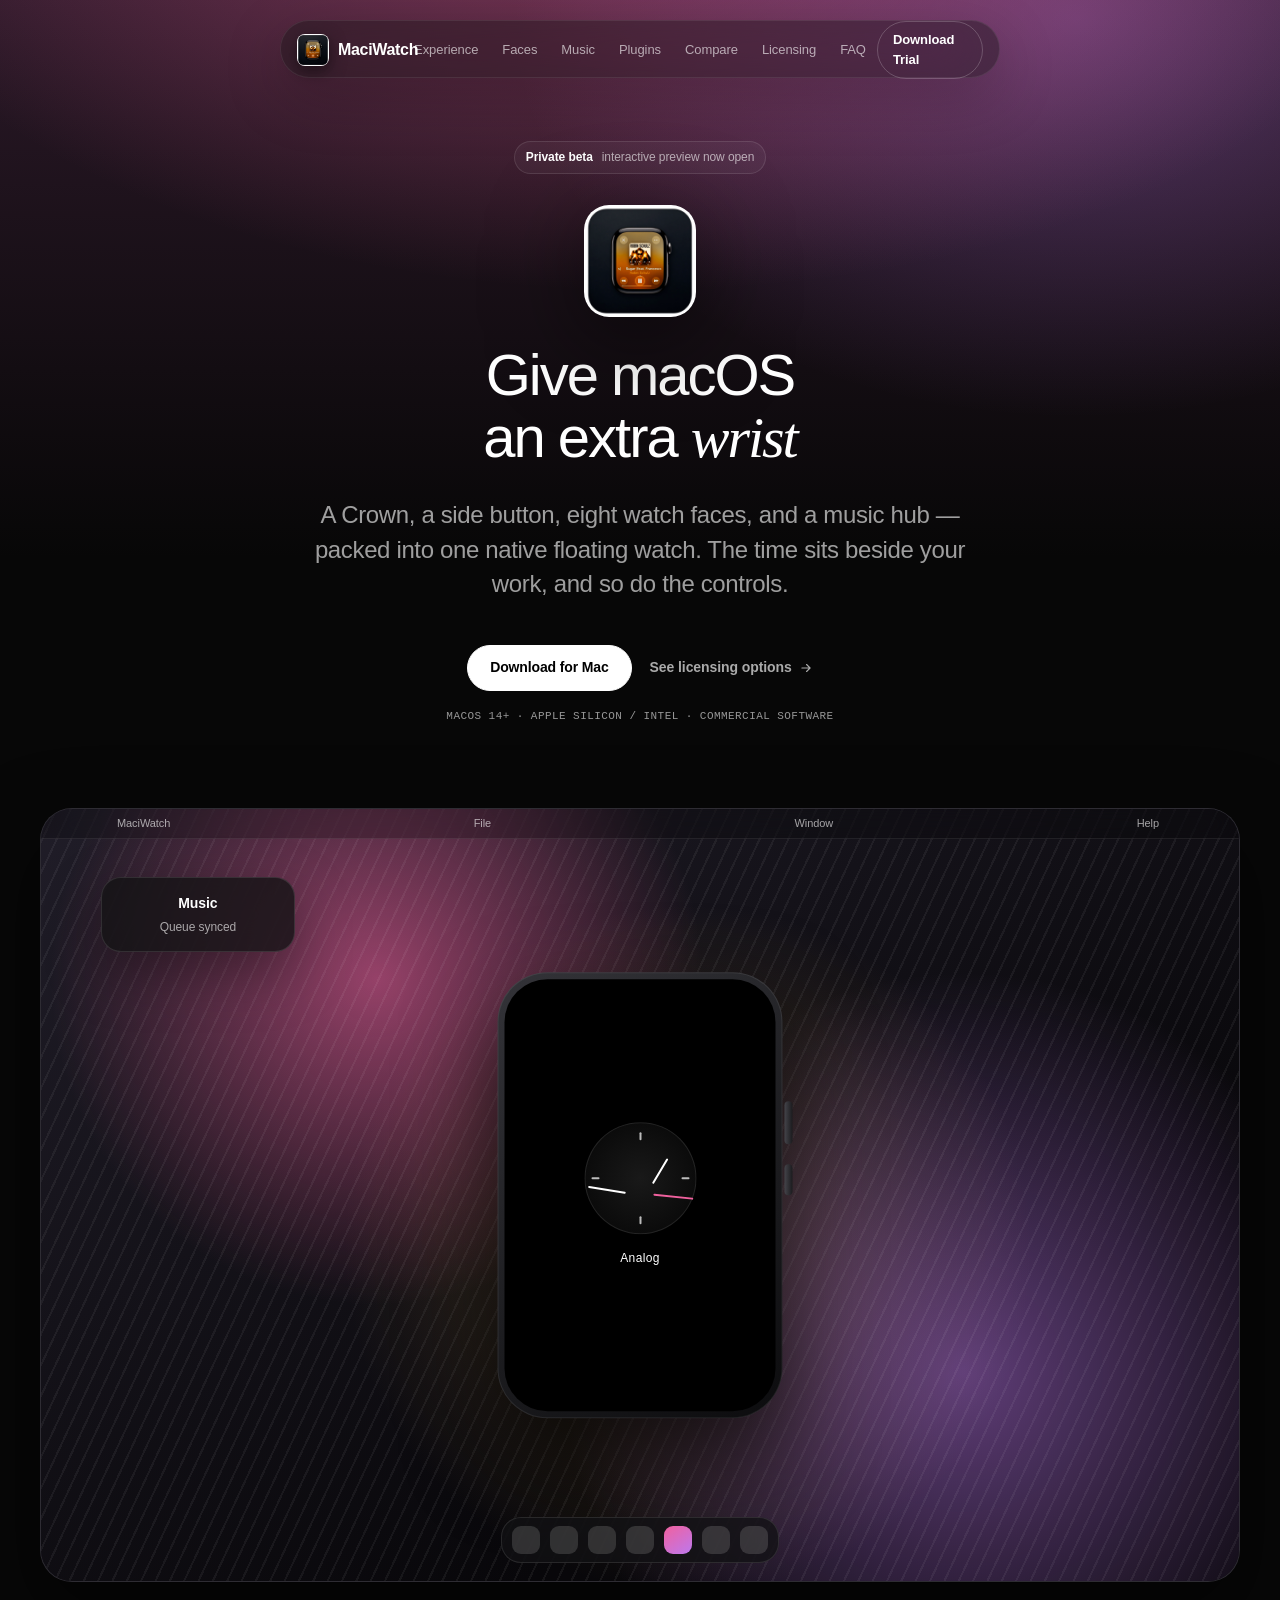
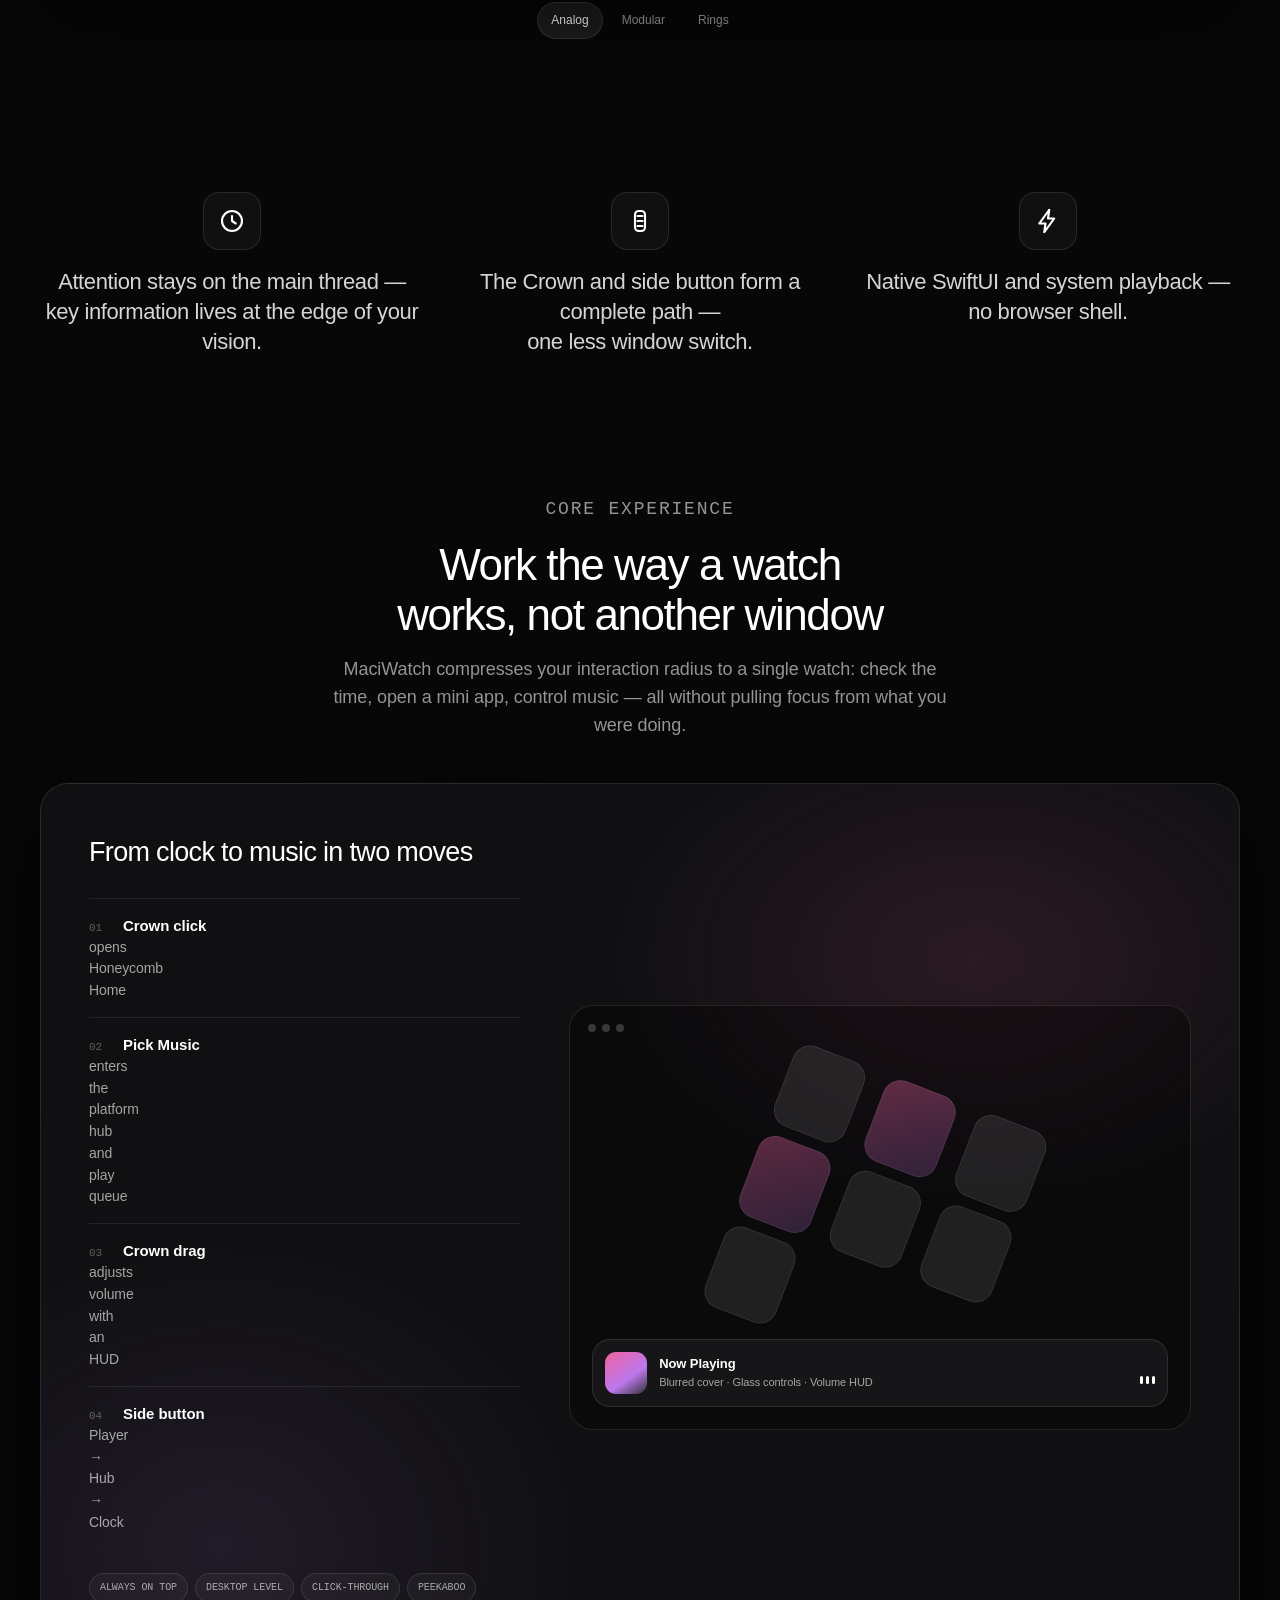
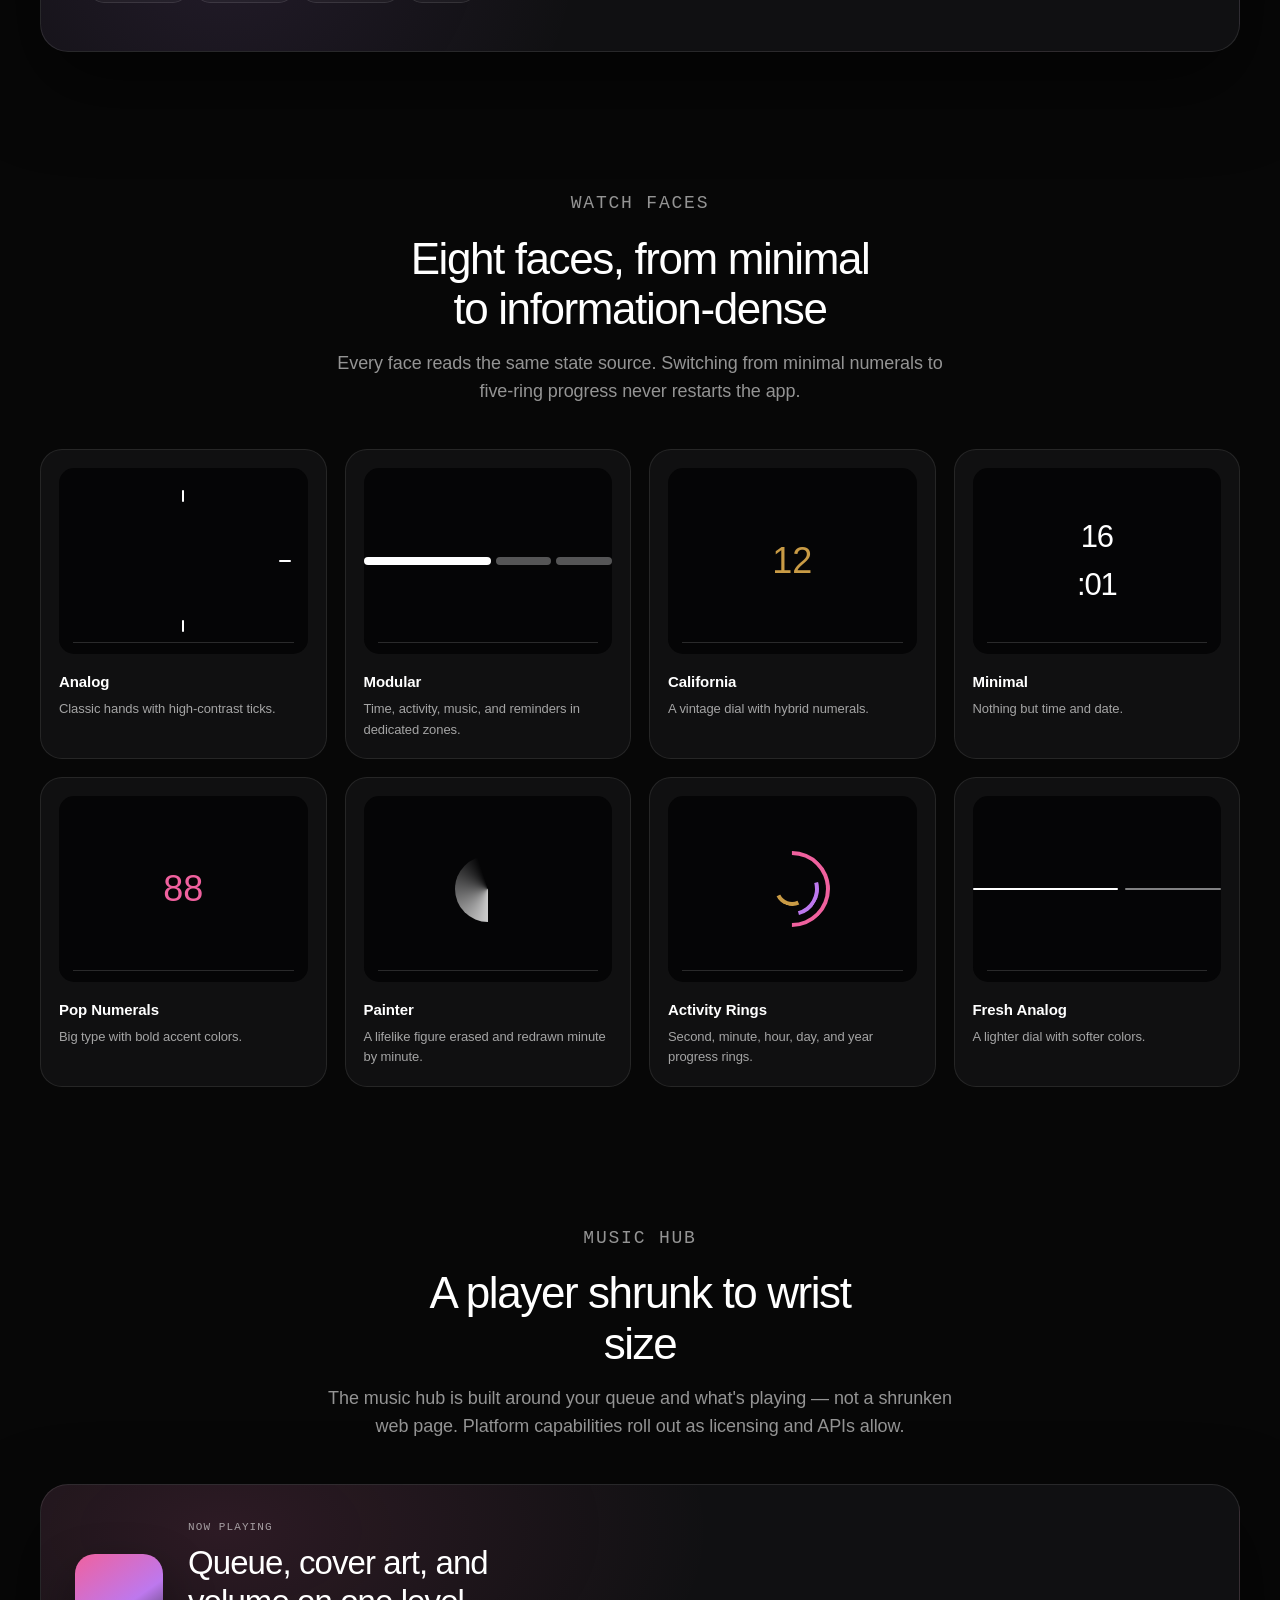
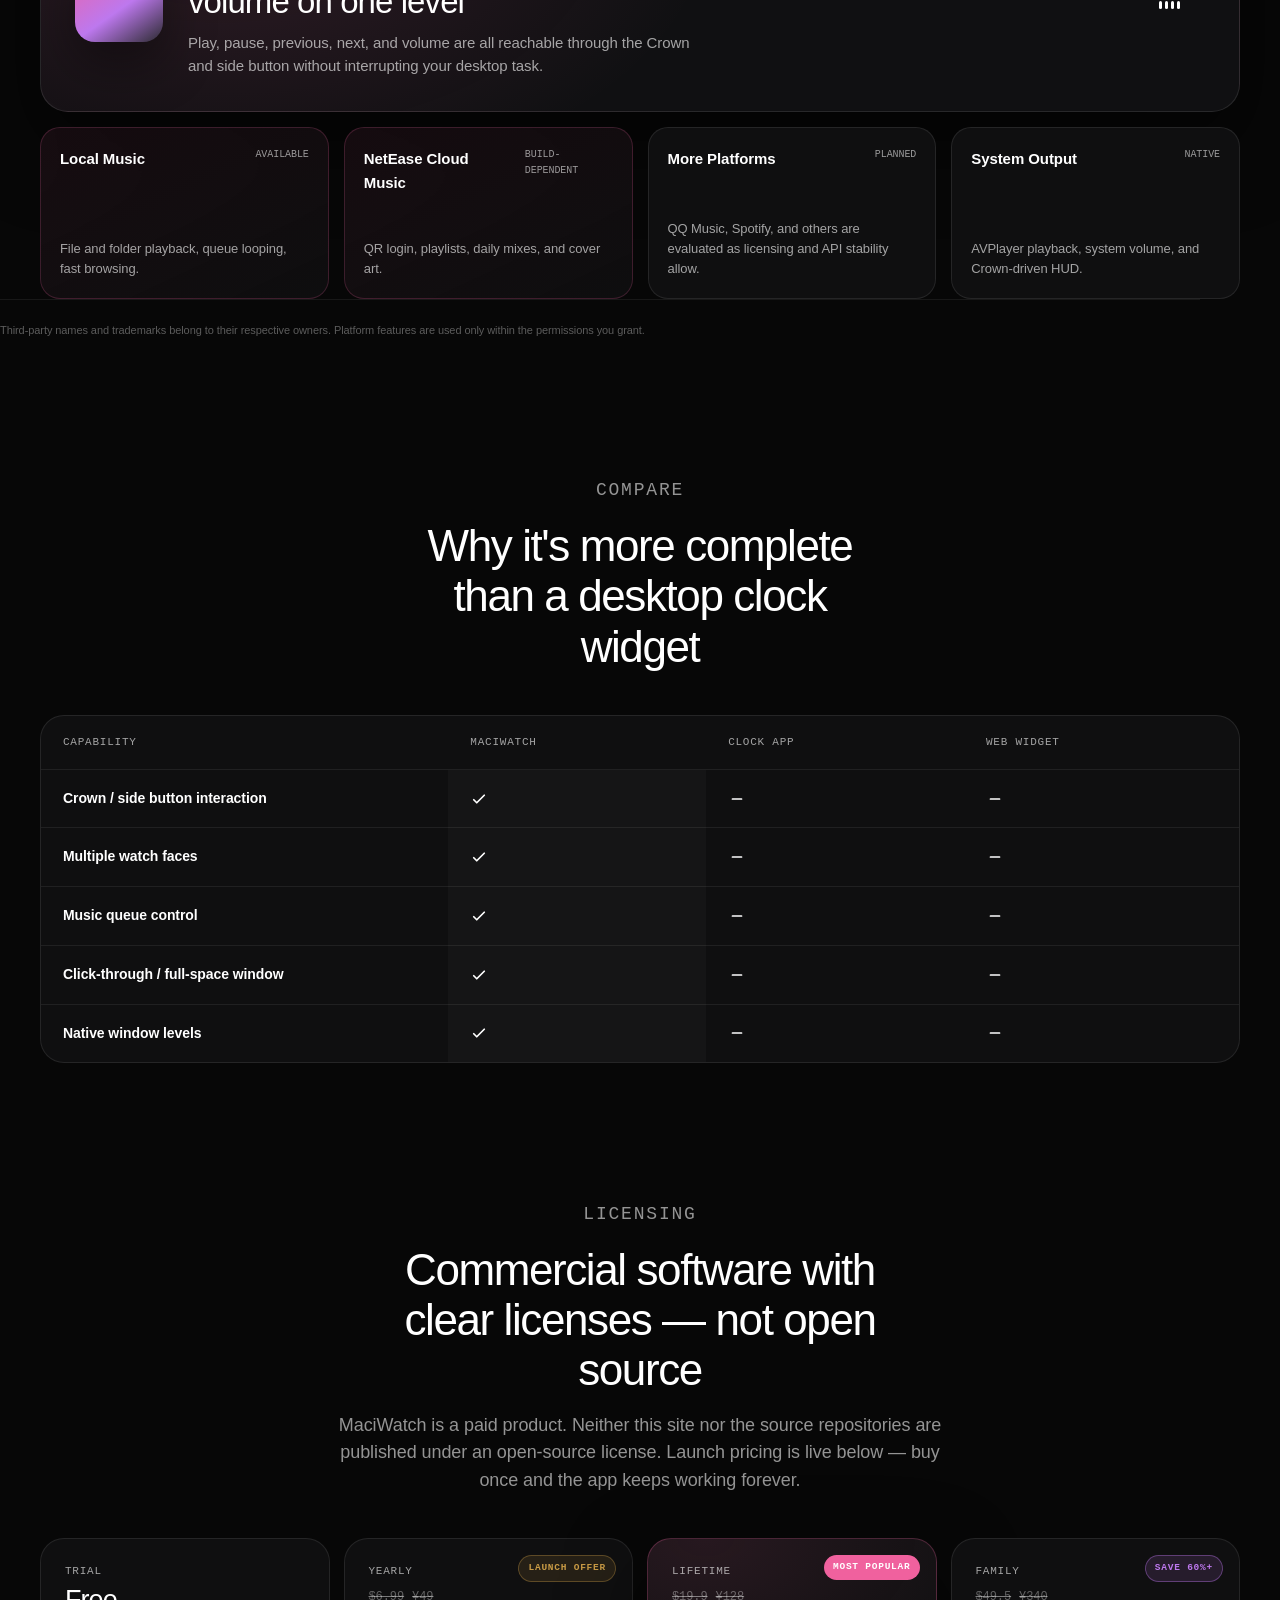
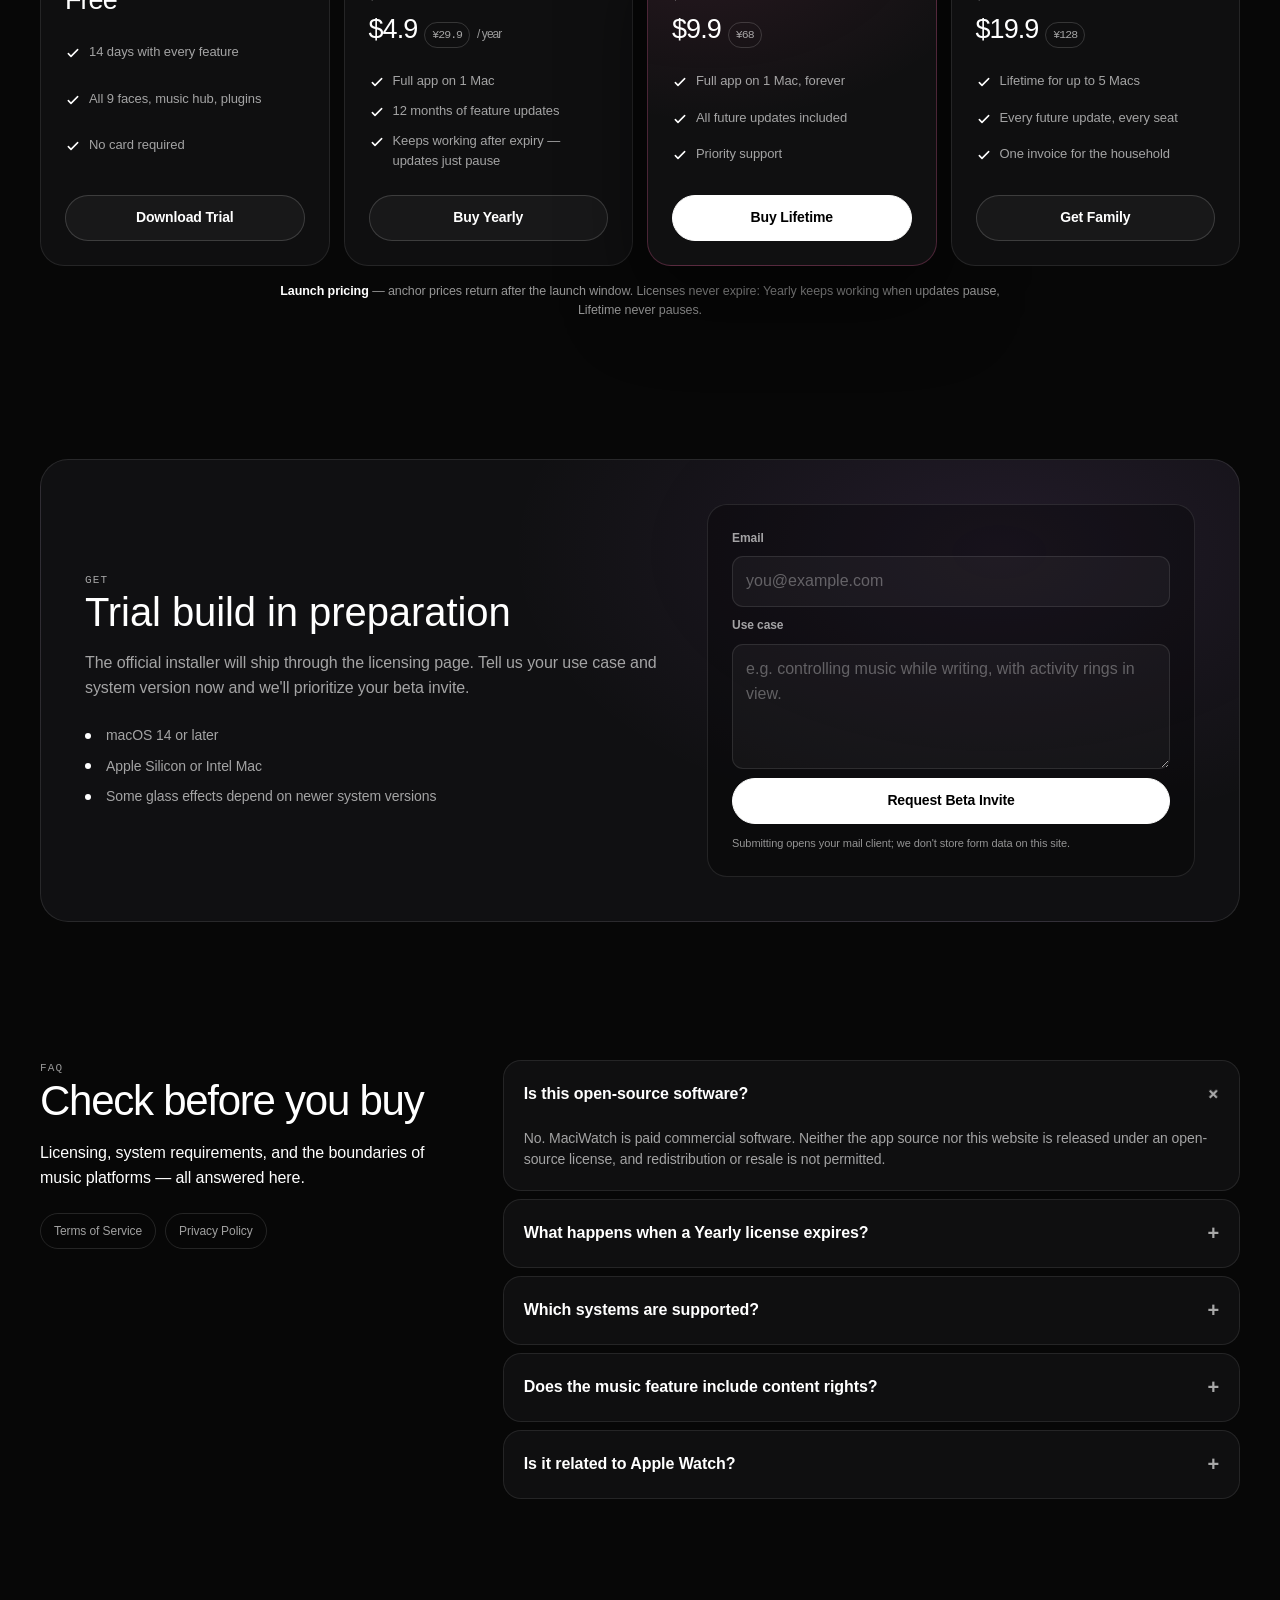
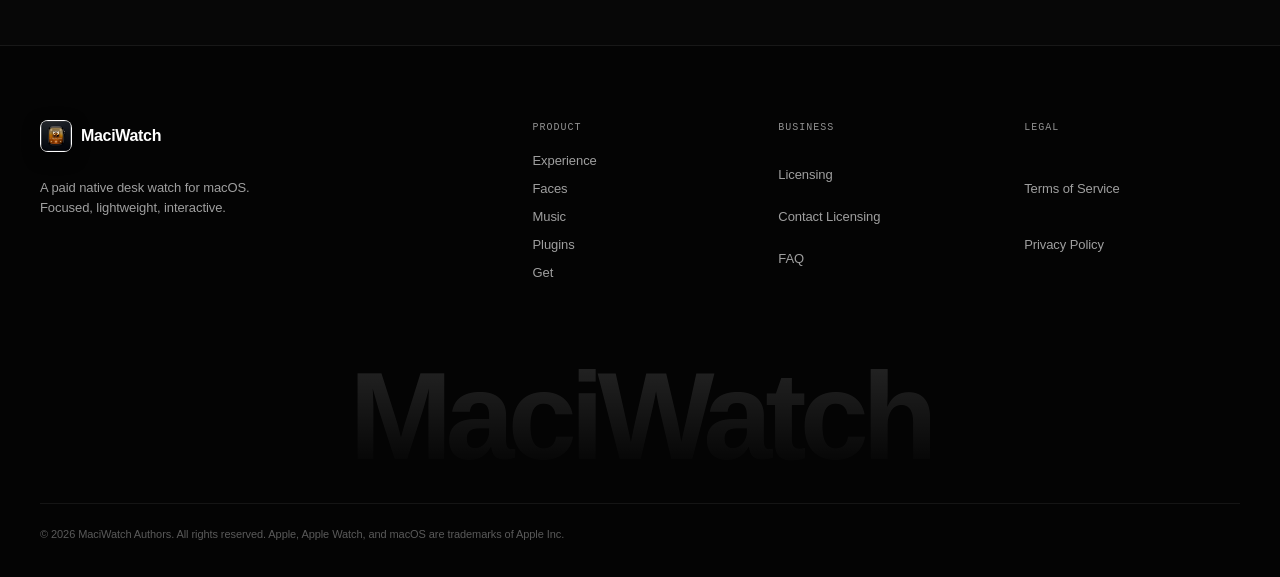
<file: index.html>
<!doctype html>
<html lang="en">
<head>
  <meta charset="utf-8" />
  <meta name="viewport" content="width=device-width, initial-scale=1" />
  <title>MaciWatch — A Floating Desk Watch for macOS</title>
  <meta name="description" content="MaciWatch is a paid native macOS app: an interactive desk watch with 8 faces, multi-platform music, and a true desktop floating window." />
  <meta name="theme-color" content="#070707" />
  <link rel="canonical" href="https://maciwatch.zpad.app/" />
  <link rel="icon" type="image/svg+xml" href="/assets/favicon.svg" />
  <link rel="apple-touch-icon" href="/assets/app-icon.png" />
  <meta property="og:type" content="website" />
  <meta property="og:site_name" content="MaciWatch" />
  <meta property="og:title" content="MaciWatch — A Floating Desk Watch for macOS" />
  <meta property="og:description" content="A paid native macOS app: an interactive Crown, 8 watch faces, a music hub, and a floating window that actually belongs on your desktop." />
  <meta property="og:url" content="https://maciwatch.zpad.app/" />
  <meta property="og:image" content="https://maciwatch.zpad.app/assets/app-icon.png" />
  <meta name="twitter:card" content="summary" />
  <script type="module" crossorigin src="/assets/main-DgMcCUZZ.js"></script>
  <link rel="stylesheet" crossorigin href="/assets/main-CYS36cmx.css">
</head>
<body>
  <svg class="icon-system" aria-hidden="true" focusable="false">
    <symbol id="i-watch" viewBox="0 0 24 24"><rect x="6" y="3" width="12" height="18" rx="4"/><path d="M12 7v5l3 2"/><path d="M18 7h2M18 11h2"/></symbol>
    <symbol id="i-crown" viewBox="0 0 24 24"><rect x="8" y="4" width="8" height="16" rx="3"/><path d="M10 8h4M10 12h4M10 16h4"/></symbol>
    <symbol id="i-grid" viewBox="0 0 24 24"><rect x="4" y="4" width="7" height="7" rx="2"/><rect x="13" y="4" width="7" height="7" rx="2"/><rect x="4" y="13" width="7" height="7" rx="2"/><path d="M16.5 13v7M13 16.5h7"/></symbol>
    <symbol id="i-window" viewBox="0 0 24 24"><rect x="3" y="4" width="18" height="16" rx="4"/><path d="M3 9h18M7 6.5h.01M10 6.5h.01"/></symbol>
    <symbol id="i-music" viewBox="0 0 24 24"><path d="M7 18V6l10-2v12"/><circle cx="5" cy="18" r="2"/><circle cx="15" cy="16" r="2"/></symbol>
    <symbol id="i-shield" viewBox="0 0 24 24"><path d="M12 3l7 3v6c0 4-3 7-7 9-4-2-7-5-7-9V6z"/><path d="M9 12l2 2 4-4"/></symbol>
    <symbol id="i-bolt" viewBox="0 0 24 24"><path d="M13 3L5 14h5l-1 7 8-11h-5z"/></symbol>
    <symbol id="i-clock" viewBox="0 0 24 24"><circle cx="12" cy="12" r="8"/><path d="M12 8v4l3 2"/></symbol>
    <symbol id="i-sparkle" viewBox="0 0 24 24"><path d="M12 3l2 5 5 2-5 2-2 5-2-5-5-2 5-2z"/><path d="M19 16l1 2 2 1-2 1-1 2-1-2-2-1 2-1z"/></symbol>
    <symbol id="i-check" viewBox="0 0 24 24"><path d="M5 13l4 4L19 7"/></symbol>
    <symbol id="i-minus" viewBox="0 0 24 24"><path d="M6 12h12"/></symbol>
    <symbol id="i-arrow" viewBox="0 0 24 24"><path d="M5 12h14M13 6l6 6-6 6"/></symbol>
  </svg>

  <div class="page-glow" aria-hidden="true"></div>
  <a class="skip-link" href="#main">Skip to main content</a>

  <header class="site-header" data-header>
    <div class="shell header-inner">
      <a class="brand" href="#top" aria-label="MaciWatch home">
        <img src="/assets/app-icon.png" alt="" width="32" height="32" />
        <span>MaciWatch</span>
      </a>
      <nav class="primary-nav" id="site-nav" aria-label="Primary">
        <a href="#flow">Experience</a>
        <a href="#faces">Faces</a>
        <a href="#music">Music</a>
        <a href="/plugins/">Plugins</a>
        <a href="#compare">Compare</a>
        <a href="#license">Licensing</a>
        <a href="#faq">FAQ</a>
      </nav>
      <div class="header-actions">
        <a class="download-link" href="#download">Download Trial</a>
        <button class="menu-button" type="button" aria-expanded="false" aria-controls="site-nav">
          <span></span><span></span><span></span><span class="sr-only">Open menu</span>
        </button>
      </div>
    </div>
  </header>

  <main id="main">
    <section class="hero" id="top" aria-labelledby="hero-title">
      <div class="shell hero-inner">
        <a class="release-pill" href="#download"><span>Private beta</span>interactive preview now open</a>
        <img class="hero-icon" src="/assets/app-icon.png" alt="" width="112" height="112" />
        <h1 id="hero-title">Give macOS<br />an extra <span class="italic">wrist</span></h1>
        <p class="hero-subtext">
          A Crown, a side button, eight watch faces, and a music hub — packed into one native floating watch.<br />
          The time sits beside your work, and so do the controls.
        </p>
        <div class="hero-actions">
          <a class="button download" href="#download">Download for Mac</a>
          <a class="text-link" href="#license">See licensing options<svg aria-hidden="true"><use href="#i-arrow" /></svg></a>
        </div>
        <p class="download-meta">macOS 14+ · Apple Silicon / Intel · Commercial software</p>

        <div class="hero-visual" aria-label="MaciWatch desktop product mock">
          <div class="mac-stage">
            <div class="stage-menu" aria-hidden="true"><span>MaciWatch</span><span>File</span><span>Window</span><span>Help</span></div>
            <div class="stage-wall" aria-hidden="true"></div>
            <article class="stage-note-card" aria-hidden="true">
              <strong>Music</strong>
              <span>Queue synced</span>
            </article>
            <div class="device-shell" data-device>
              <div class="crown" aria-hidden="true"></div>
              <div class="side-button" aria-hidden="true"></div>
              <div class="device-screen" data-screen>
                <section class="face active" data-face="analog" aria-label="Analog face preview">
                  <div class="analog-dial">
                    <span></span><span></span><span></span><span></span>
                    <div class="hand hour" data-hour-hand></div>
                    <div class="hand minute" data-minute-hand></div>
                    <div class="hand second" data-second-hand></div>
                  </div>
                  <p>Analog</p>
                </section>
                <section class="face modular" data-face="modular" aria-label="Modular face preview">
                  <p class="label" data-short-date>Mon, Oct 12</p>
                  <p class="large-time"><span data-hour>16</span><span data-minute>:40</span></p>
                  <div class="modules"><span>Activity 82%</span><span>Music Playing</span><span>Reminders 3</span></div>
                  <p>Modular</p>
                </section>
                <section class="face rings" data-face="rings" aria-label="Activity rings face preview">
                  <svg viewBox="0 0 120 120" aria-hidden="true">
                    <circle cx="60" cy="60" r="50"/><circle cx="60" cy="60" r="39"/><circle cx="60" cy="60" r="28"/>
                    <circle class="r1" cx="60" cy="60" r="50"/><circle class="r2" cx="60" cy="60" r="39"/><circle class="r3" cx="60" cy="60" r="28"/>
                  </svg>
                  <p class="large-time"><span data-hour>16</span><span data-minute>:40</span></p>
                  <p>Rings</p>
                </section>
              </div>
            </div>
            <div class="stage-dock" aria-hidden="true"><span></span><span></span><span></span><span></span><span class="active"></span><span></span><span></span></div>
          </div>
          <div class="face-switch" role="group" aria-label="Switch website face preview">
            <button type="button" class="active" aria-pressed="true" data-face-button="analog">Analog</button>
            <button type="button" aria-pressed="false" data-face-button="modular">Modular</button>
            <button type="button" aria-pressed="false" data-face-button="rings">Rings</button>
          </div>
        </div>
      </div>
    </section>

    <section class="value-strip" aria-label="Core value">
      <div class="shell value-grid">
        <article><svg aria-hidden="true"><use href="#i-clock" /></svg><p>Attention stays on the main thread —<br />key information lives at the edge of your vision.</p></article>
        <article><svg aria-hidden="true"><use href="#i-crown" /></svg><p>The Crown and side button form a complete path —<br />one less window switch.</p></article>
        <article><svg aria-hidden="true"><use href="#i-bolt" /></svg><p>Native SwiftUI and system playback —<br />no browser shell.</p></article>
      </div>
    </section>

    <section class="section flow-section" id="flow" aria-labelledby="flow-title">
      <div class="shell section-head">
        <p class="eyebrow">Core Experience</p>
        <h2 id="flow-title">Work the way a watch works, not another window</h2>
        <p>MaciWatch compresses your interaction radius to a single watch: check the time, open a mini app, control music — all without pulling focus from what you were doing.</p>
      </div>
      <div class="shell workspace-card">
        <div class="workspace-copy">
          <h3>From clock to music in two moves</h3>
          <ol class="path-list">
            <li><strong>Crown click</strong><span>opens Honeycomb Home</span></li>
            <li><strong>Pick Music</strong><span>enters the platform hub and play queue</span></li>
            <li><strong>Crown drag</strong><span>adjusts volume with an HUD</span></li>
            <li><strong>Side button</strong><span>Player → Hub → Clock</span></li>
          </ol>
          <div class="mode-chips" aria-label="Window modes">
            <span>Always on top</span><span>Desktop level</span><span>Click-through</span><span>Peekaboo</span>
          </div>
        </div>
        <div class="demo-panel" aria-hidden="true">
          <div class="demo-bar"><span></span><span></span><span></span></div>
          <div class="honeycomb"><span></span><span></span><span></span><span></span><span></span><span></span><span></span></div>
          <div class="now-playing">
            <span class="cover"></span>
            <div><strong>Now Playing</strong><small>Blurred cover · Glass controls · Volume HUD</small></div>
            <span class="eq"><i></i><i></i><i></i></span>
          </div>
        </div>
      </div>
    </section>

    <section class="section faces-section" id="faces" aria-labelledby="faces-title">
      <div class="shell section-head">
        <p class="eyebrow">Watch Faces</p>
        <h2 id="faces-title">Eight faces, from minimal to information-dense</h2>
        <p>Every face reads the same state source. Switching from minimal numerals to five-ring progress never restarts the app.</p>
      </div>
      <div class="shell face-grid">
        <article><div class="face-preview analog"><span></span><span></span><span></span></div><h3>Analog</h3><p>Classic hands with high-contrast ticks.</p></article>
        <article><div class="face-preview modular"><i></i><i></i><i></i></div><h3>Modular</h3><p>Time, activity, music, and reminders in dedicated zones.</p></article>
        <article><div class="face-preview california">12</div><h3>California</h3><p>A vintage dial with hybrid numerals.</p></article>
        <article><div class="face-preview minimal"><span data-hour>16</span><span data-minute>:40</span></div><h3>Minimal</h3><p>Nothing but time and date.</p></article>
        <article><div class="face-preview pop">88</div><h3>Pop Numerals</h3><p>Big type with bold accent colors.</p></article>
        <article><div class="face-preview artist"><span></span></div><h3>Painter</h3><p>A lifelike figure erased and redrawn minute by minute.</p></article>
        <article><div class="face-preview rings"><b></b><b></b><b></b></div><h3>Activity Rings</h3><p>Second, minute, hour, day, and year progress rings.</p></article>
        <article><div class="face-preview fresh"><span></span><span></span></div><h3>Fresh Analog</h3><p>A lighter dial with softer colors.</p></article>
      </div>
    </section>

    <section class="section music-section" id="music" aria-labelledby="music-title">
      <div class="shell section-head">
        <p class="eyebrow">Music Hub</p>
        <h2 id="music-title">A player shrunk to wrist size</h2>
        <p>The music hub is built around your queue and what's playing — not a shrunken web page. Platform capabilities roll out as licensing and APIs allow.</p>
      </div>
      <div class="shell music-panel">
        <article class="music-hero">
          <span class="cover"></span>
          <div>
            <p class="eyebrow">Now Playing</p>
            <h3>Queue, cover art, and volume on one level</h3>
            <p>Play, pause, previous, next, and volume are all reachable through the Crown and side button without interrupting your desktop task.</p>
          </div>
          <span class="eq"><i></i><i></i><i></i><i></i></span>
        </article>
        <div class="platform-grid">
          <article class="ready"><header><h3>Local Music</h3><span>Available</span></header><p>File and folder playback, queue looping, fast browsing.</p></article>
          <article class="ready"><header><h3>NetEase Cloud Music</h3><span>Build-dependent</span></header><p>QR login, playlists, daily mixes, and cover art.</p></article>
          <article><header><h3>More Platforms</h3><span>Planned</span></header><p>QQ Music, Spotify, and others are evaluated as licensing and API stability allow.</p></article>
          <article><header><h3>System Output</h3><span>Native</span></header><p>AVPlayer playback, system volume, and Crown-driven HUD.</p></article>
        </div>
      </div>
      <p class="legal shell">Third-party names and trademarks belong to their respective owners. Platform features are used only within the permissions you grant.</p>
    </section>

    <section class="section compare-section" id="compare" aria-labelledby="compare-title">
      <div class="shell section-head">
        <p class="eyebrow">Compare</p>
        <h2 id="compare-title">Why it's more complete than a desktop clock widget</h2>
      </div>
      <div class="shell table-wrap">
        <table>
          <caption class="sr-only">MaciWatch compared with ordinary desktop clocks and web widgets</caption>
          <thead><tr><th scope="col">Capability</th><th scope="col">MaciWatch</th><th scope="col">Clock app</th><th scope="col">Web widget</th></tr></thead>
          <tbody>
            <tr><th scope="row">Crown / side button interaction</th><td><svg role="img" aria-label="Supported"><use href="#i-check" /></svg></td><td><svg role="img" aria-label="Not supported"><use href="#i-minus" /></svg></td><td><svg role="img" aria-label="Not supported"><use href="#i-minus" /></svg></td></tr>
            <tr><th scope="row">Multiple watch faces</th><td><svg role="img" aria-label="Supported"><use href="#i-check" /></svg></td><td><svg role="img" aria-label="Partial support"><use href="#i-minus" /></svg></td><td><svg role="img" aria-label="Partial support"><use href="#i-minus" /></svg></td></tr>
            <tr><th scope="row">Music queue control</th><td><svg role="img" aria-label="Supported"><use href="#i-check" /></svg></td><td><svg role="img" aria-label="Not supported"><use href="#i-minus" /></svg></td><td><svg role="img" aria-label="Partial support"><use href="#i-minus" /></svg></td></tr>
            <tr><th scope="row">Click-through / full-space window</th><td><svg role="img" aria-label="Supported"><use href="#i-check" /></svg></td><td><svg role="img" aria-label="Partial support"><use href="#i-minus" /></svg></td><td><svg role="img" aria-label="Not supported"><use href="#i-minus" /></svg></td></tr>
            <tr><th scope="row">Native window levels</th><td><svg role="img" aria-label="Supported"><use href="#i-check" /></svg></td><td><svg role="img" aria-label="Partial support"><use href="#i-minus" /></svg></td><td><svg role="img" aria-label="Not supported"><use href="#i-minus" /></svg></td></tr>
          </tbody>
        </table>
      </div>
    </section>

    <section class="section license-section" id="license" aria-labelledby="license-title">
      <div class="shell section-head">
        <p class="eyebrow">Licensing</p>
        <h2 id="license-title">Commercial software with clear licenses — not open source</h2>
        <p>MaciWatch is a paid product. Neither this site nor the source repositories are published under an open-source license. Launch pricing is live below — buy once and the app keeps working forever.</p>
      </div>
      <div class="shell license-grid">
        <article class="license-card">
          <p class="plan">Trial</p>
          <p class="price">Free</p>
          <ul>
            <li><svg aria-hidden="true"><use href="#i-check" /></svg>14 days with every feature</li>
            <li><svg aria-hidden="true"><use href="#i-check" /></svg>All 9 faces, music hub, plugins</li>
            <li><svg aria-hidden="true"><use href="#i-check" /></svg>No card required</li>
          </ul>
          <a class="button ghost" href="#download">Download Trial</a>
        </article>
        <article class="license-card">
          <span class="price-tag launch">Launch offer</span>
          <p class="plan">Yearly</p>
          <p class="price-anchor"><s>$6.99</s><s>¥49</s></p>
          <p class="price">$4.9<span class="price-cny">¥29.9</span><span class="price-term">/ year</span></p>
          <ul>
            <li><svg aria-hidden="true"><use href="#i-check" /></svg>Full app on 1 Mac</li>
            <li><svg aria-hidden="true"><use href="#i-check" /></svg>12 months of feature updates</li>
            <li><svg aria-hidden="true"><use href="#i-check" /></svg>Keeps working after expiry — updates just pause</li>
          </ul>
          <a class="button ghost" href="mailto:license@zpad.app?subject=MaciWatch%20Yearly%20License">Buy Yearly</a>
        </article>
        <article class="license-card featured">
          <span class="price-tag hot">Most popular</span>
          <p class="plan">Lifetime</p>
          <p class="price-anchor"><s>$19.9</s><s>¥128</s></p>
          <p class="price">$9.9<span class="price-cny">¥68</span></p>
          <ul>
            <li><svg aria-hidden="true"><use href="#i-check" /></svg>Full app on 1 Mac, forever</li>
            <li><svg aria-hidden="true"><use href="#i-check" /></svg>All future updates included</li>
            <li><svg aria-hidden="true"><use href="#i-check" /></svg>Priority support</li>
          </ul>
          <a class="button download" href="mailto:license@zpad.app?subject=MaciWatch%20Lifetime%20License">Buy Lifetime</a>
        </article>
        <article class="license-card">
          <span class="price-tag save">Save 60%+</span>
          <p class="plan">Family</p>
          <p class="price-anchor"><s>$49.5</s><s>¥340</s></p>
          <p class="price">$19.9<span class="price-cny">¥128</span></p>
          <ul>
            <li><svg aria-hidden="true"><use href="#i-check" /></svg>Lifetime for up to 5 Macs</li>
            <li><svg aria-hidden="true"><use href="#i-check" /></svg>Every future update, every seat</li>
            <li><svg aria-hidden="true"><use href="#i-check" /></svg>One invoice for the household</li>
          </ul>
          <a class="button ghost" href="mailto:license@zpad.app?subject=MaciWatch%20Family%20License">Get Family</a>
        </article>
      </div>
      <p class="license-note shell"><strong>Launch pricing</strong> — anchor prices return after the launch window. Licenses never expire: Yearly keeps working when updates pause, Lifetime never pauses.</p>
    </section>

    <section class="section download-section" id="download" aria-labelledby="download-title">
      <div class="shell download-grid">
        <div>
          <p class="eyebrow">Get</p>
          <h2 id="download-title">Trial build in preparation</h2>
          <p>The official installer will ship through the licensing page. Tell us your use case and system version now and we'll prioritize your beta invite.</p>
          <ul class="requirements">
            <li>macOS 14 or later</li>
            <li>Apple Silicon or Intel Mac</li>
            <li>Some glass effects depend on newer system versions</li>
          </ul>
        </div>
        <form class="waitlist" action="mailto:license@zpad.app" method="post" enctype="text/plain">
          <label for="email">Email</label>
          <input id="email" name="email" type="email" autocomplete="email" placeholder="you@example.com" required />
          <label for="use-case">Use case</label>
          <textarea id="use-case" name="use_case" rows="4" placeholder="e.g. controlling music while writing, with activity rings in view."></textarea>
          <button class="button download" type="submit">Request Beta Invite</button>
          <p>Submitting opens your mail client; we don't store form data on this site.</p>
        </form>
      </div>
    </section>

    <section class="section faq-section" id="faq" aria-labelledby="faq-title">
      <div class="shell faq-grid">
        <div>
          <p class="eyebrow">FAQ</p>
          <h2 id="faq-title">Check before you buy</h2>
          <p>Licensing, system requirements, and the boundaries of music platforms — all answered here.</p>
          <div class="faq-legal-links">
            <a href="/terms/">Terms of Service</a>
            <a href="/privacy/">Privacy Policy</a>
          </div>
        </div>
        <div>
          <details open><summary>Is this open-source software?</summary><p>No. MaciWatch is paid commercial software. Neither the app source nor this website is released under an open-source license, and redistribution or resale is not permitted.</p></details>
          <details><summary>What happens when a Yearly license expires?</summary><p>Nothing breaks. The app keeps every feature you already have — updates simply pause until you renew ($4.9 / ¥29.9). Lifetime licenses include all future updates and never pause.</p></details>
          <details><summary>Which systems are supported?</summary><p>Core features support macOS 14+. Newer system capabilities such as Liquid Glass enhance the experience when available, but never gate core features.</p></details>
          <details><summary>Does the music feature include content rights?</summary><p>No. The app only provides playback and control; you are responsible for your accounts, content, and compliance with local regulations.</p></details>
          <details><summary>Is it related to Apple Watch?</summary><p>There is no official relationship. Apple, Apple Watch, and macOS are trademarks of Apple Inc.; MaciWatch is independent software.</p></details>
        </div>
      </div>
    </section>
  </main>

  <footer class="site-footer">
    <div class="shell footer-grid">
      <div>
        <a class="brand light" href="#top"><img src="/assets/app-icon.png" alt="" width="32" height="32" /><span>MaciWatch</span></a>
        <p>A paid native desk watch for macOS. Focused, lightweight, interactive.</p>
      </div>
      <nav aria-label="Product"><h2>Product</h2><a href="#flow">Experience</a><a href="#faces">Faces</a><a href="#music">Music</a><a href="/plugins/">Plugins</a><a href="#download">Get</a></nav>
      <nav aria-label="Business"><h2>Business</h2><a href="#license">Licensing</a><a href="mailto:license@zpad.app">Contact Licensing</a><a href="#faq">FAQ</a></nav>
      <nav aria-label="Legal"><h2>Legal</h2><a href="/terms/">Terms of Service</a><a href="/privacy/">Privacy Policy</a></nav>
      <p class="footer-word" aria-hidden="true">MaciWatch</p>
      <p class="legal">© <span data-year>2026</span> MaciWatch Authors. All rights reserved. Apple, Apple Watch, and macOS are trademarks of Apple Inc.</p>
    </div>
  </footer>

</body>
</html>
</file>
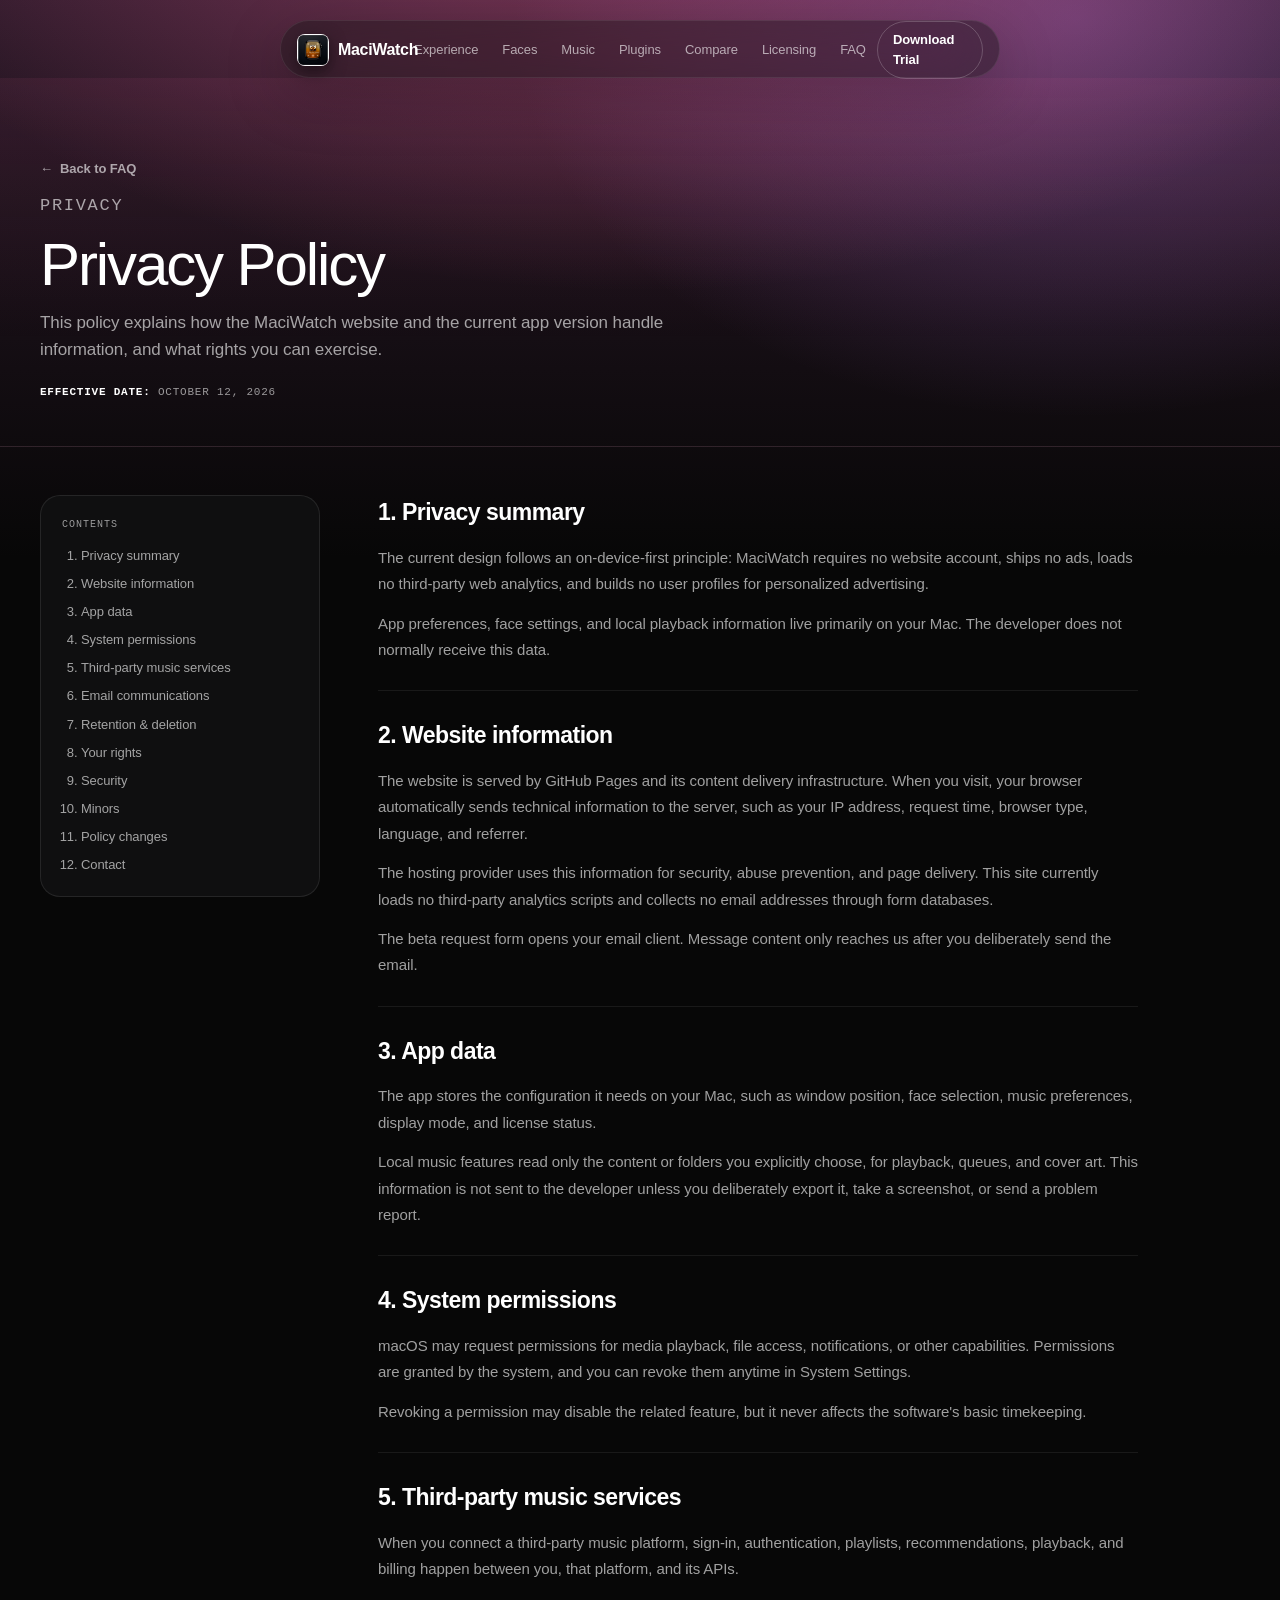
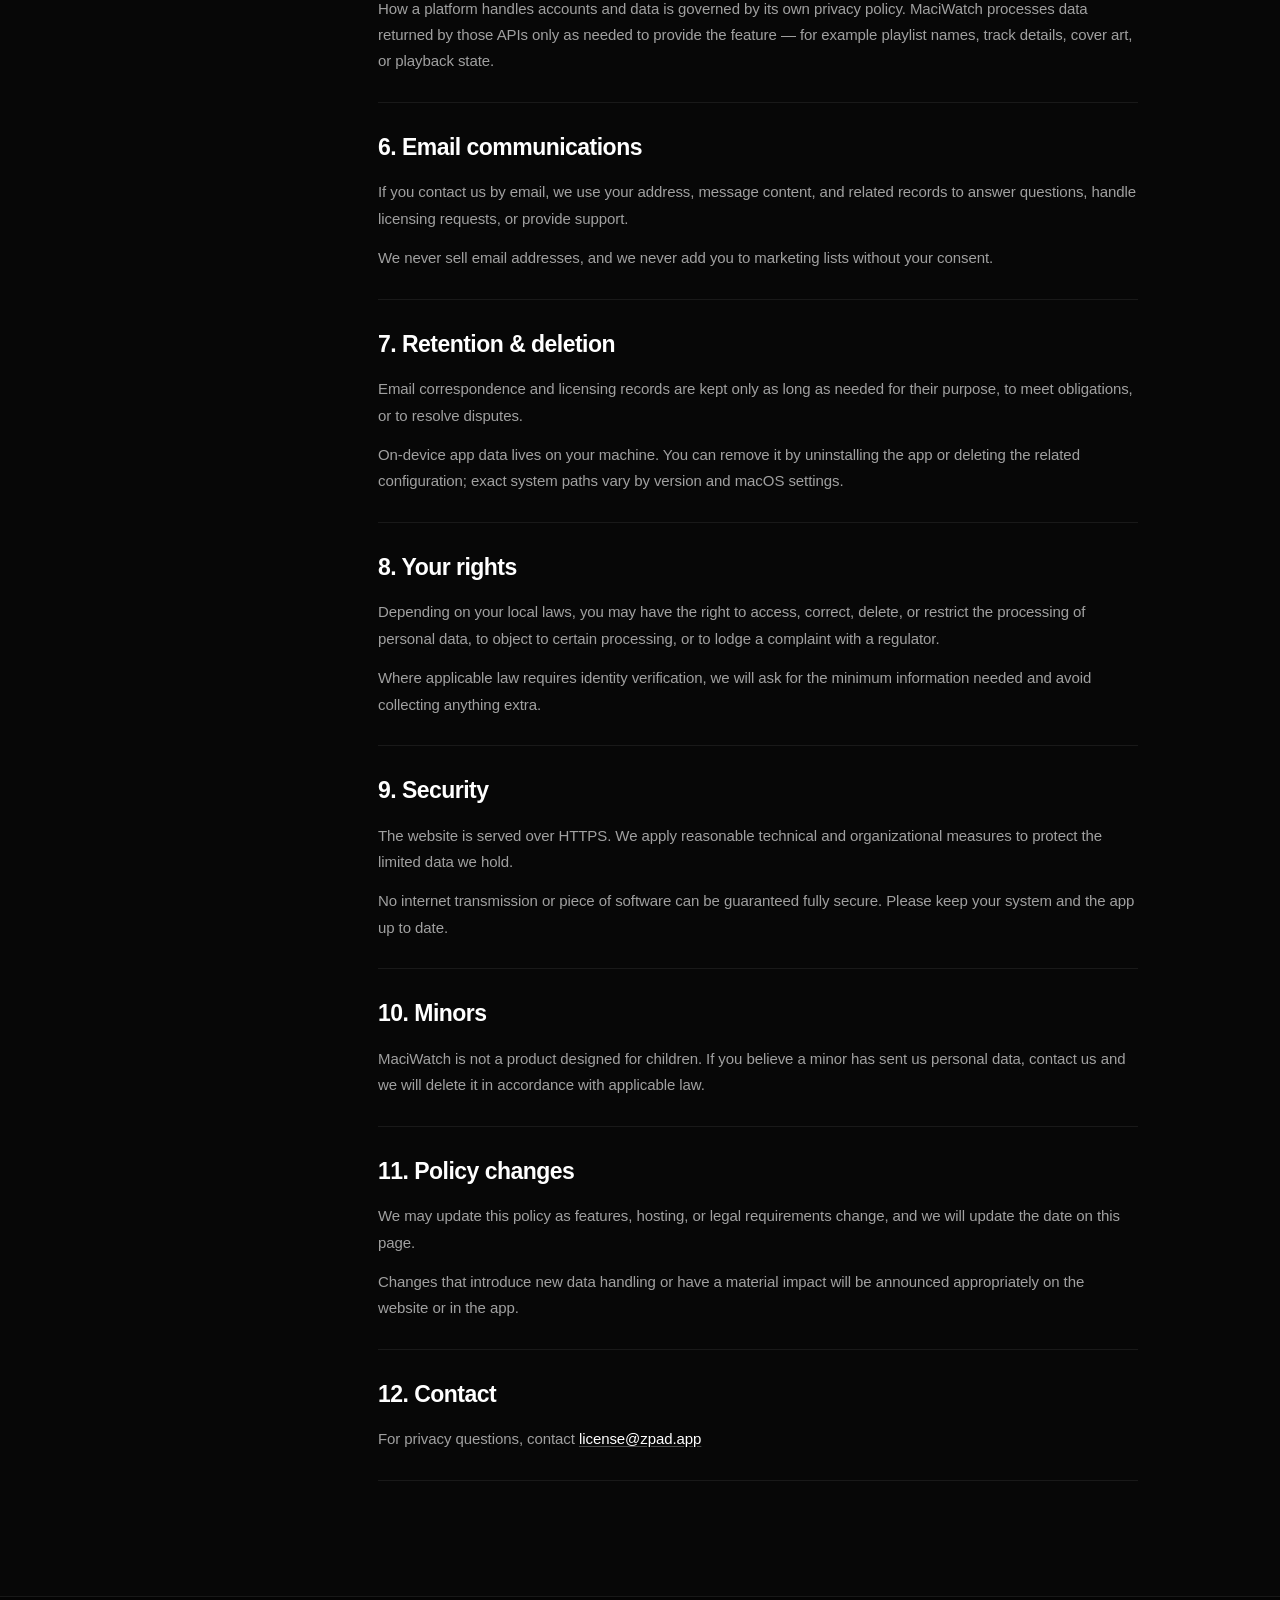
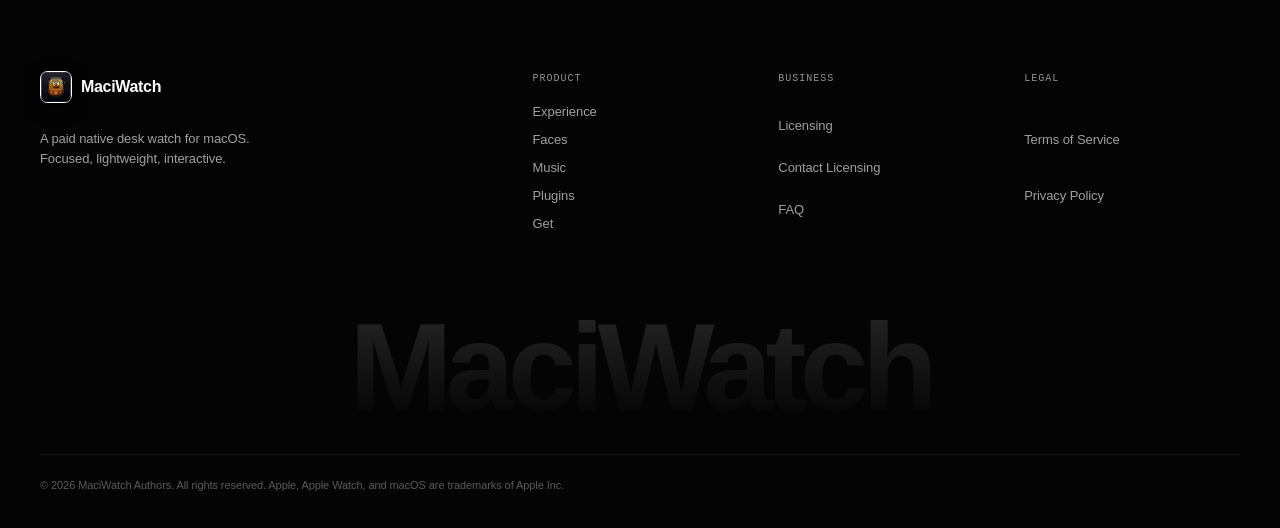
<file: privacy/index.html>
<!doctype html>
<html lang="en">
<head>
  <meta charset="utf-8" />
  <meta name="viewport" content="width=device-width, initial-scale=1" />
  <title>Privacy Policy — MaciWatch</title>
  <meta name="description" content="MaciWatch website and app privacy policy: on-device-first data handling, website technical logs, third-party music platforms, permissions, retention, and your rights." />
  <meta name="theme-color" content="#070707" />
  <link rel="canonical" href="https://maciwatch.zpad.app/privacy/" />
  <link rel="icon" type="image/svg+xml" href="/assets/favicon.svg" />
  <link rel="apple-touch-icon" href="/assets/app-icon.png" />
  <meta property="og:type" content="website" />
  <meta property="og:site_name" content="MaciWatch" />
  <meta property="og:title" content="Privacy Policy — MaciWatch" />
  <meta property="og:description" content="How MaciWatch handles website information, on-device app data, system permissions, and third-party music services." />
  <meta property="og:url" content="https://maciwatch.zpad.app/privacy/" />
  <meta property="og:image" content="https://maciwatch.zpad.app/assets/app-icon.png" />
  <meta name="twitter:card" content="summary" />
  <script type="module" crossorigin src="/assets/main-DgMcCUZZ.js"></script>
  <link rel="stylesheet" crossorigin href="/assets/main-CYS36cmx.css">
</head>
<body>
  <div class="page-glow" aria-hidden="true"></div>
  <a class="skip-link" href="#main">Skip to main content</a>

  <header class="site-header" data-header>
    <div class="shell header-inner">
      <a class="brand" href="/" aria-label="MaciWatch home">
        <img src="/assets/app-icon.png" alt="" width="32" height="32" />
        <span>MaciWatch</span>
      </a>
      <nav class="primary-nav" id="site-nav" aria-label="Primary">
        <a href="/#flow">Experience</a>
        <a href="/#faces">Faces</a>
        <a href="/#music">Music</a>
        <a href="/plugins/">Plugins</a>
        <a href="/#compare">Compare</a>
        <a href="/#license">Licensing</a>
        <a href="/#faq">FAQ</a>
      </nav>
      <div class="header-actions">
        <a class="download-link" href="/#download">Download Trial</a>
        <button class="menu-button" type="button" aria-expanded="false" aria-controls="site-nav">
          <span></span><span></span><span></span><span class="sr-only">Open menu</span>
        </button>
      </div>
    </div>
  </header>

  <main id="main" class="legal-page">
    <section class="legal-hero" aria-labelledby="legal-title">
      <div class="shell">
        <a class="legal-back" href="/#faq">Back to FAQ</a>
        <p class="eyebrow">Privacy</p>
        <h1 id="legal-title">Privacy Policy</h1>
        <p>This policy explains how the MaciWatch website and the current app version handle information, and what rights you can exercise.</p>
        <p><strong>Effective date:</strong> October 12, 2026</p>
      </div>
    </section>

    <div class="shell legal-content">
      <nav class="legal-toc" aria-label="Privacy policy table of contents">
        <h2>Contents</h2>
        <ol>
          <li><a href="#summary">Privacy summary</a></li>
          <li><a href="#website">Website information</a></li>
          <li><a href="#app">App data</a></li>
          <li><a href="#permissions">System permissions</a></li>
          <li><a href="#music">Third-party music services</a></li>
          <li><a href="#communications">Email communications</a></li>
          <li><a href="#retention">Retention &amp; deletion</a></li>
          <li><a href="#rights">Your rights</a></li>
          <li><a href="#security">Security</a></li>
          <li><a href="#children">Minors</a></li>
          <li><a href="#changes">Policy changes</a></li>
          <li><a href="#contact">Contact</a></li>
        </ol>
      </nav>

      <article class="legal-body">
        <section id="summary">
          <h2>1. Privacy summary</h2>
          <p>The current design follows an on-device-first principle: MaciWatch requires no website account, ships no ads, loads no third-party web analytics, and builds no user profiles for personalized advertising.</p>
          <p>App preferences, face settings, and local playback information live primarily on your Mac. The developer does not normally receive this data.</p>
        </section>

        <section id="website">
          <h2>2. Website information</h2>
          <p>The website is served by GitHub Pages and its content delivery infrastructure. When you visit, your browser automatically sends technical information to the server, such as your IP address, request time, browser type, language, and referrer.</p>
          <p>The hosting provider uses this information for security, abuse prevention, and page delivery. This site currently loads no third-party analytics scripts and collects no email addresses through form databases.</p>
          <p>The beta request form opens your email client. Message content only reaches us after you deliberately send the email.</p>
        </section>

        <section id="app">
          <h2>3. App data</h2>
          <p>The app stores the configuration it needs on your Mac, such as window position, face selection, music preferences, display mode, and license status.</p>
          <p>Local music features read only the content or folders you explicitly choose, for playback, queues, and cover art. This information is not sent to the developer unless you deliberately export it, take a screenshot, or send a problem report.</p>
        </section>

        <section id="permissions">
          <h2>4. System permissions</h2>
          <p>macOS may request permissions for media playback, file access, notifications, or other capabilities. Permissions are granted by the system, and you can revoke them anytime in System Settings.</p>
          <p>Revoking a permission may disable the related feature, but it never affects the software's basic timekeeping.</p>
        </section>

        <section id="music">
          <h2>5. Third-party music services</h2>
          <p>When you connect a third-party music platform, sign-in, authentication, playlists, recommendations, playback, and billing happen between you, that platform, and its APIs.</p>
          <p>How a platform handles accounts and data is governed by its own privacy policy. MaciWatch processes data returned by those APIs only as needed to provide the feature — for example playlist names, track details, cover art, or playback state.</p>
        </section>

        <section id="communications">
          <h2>6. Email communications</h2>
          <p>If you contact us by email, we use your address, message content, and related records to answer questions, handle licensing requests, or provide support.</p>
          <p>We never sell email addresses, and we never add you to marketing lists without your consent.</p>
        </section>

        <section id="retention">
          <h2>7. Retention &amp; deletion</h2>
          <p>Email correspondence and licensing records are kept only as long as needed for their purpose, to meet obligations, or to resolve disputes.</p>
          <p>On-device app data lives on your machine. You can remove it by uninstalling the app or deleting the related configuration; exact system paths vary by version and macOS settings.</p>
        </section>

        <section id="rights">
          <h2>8. Your rights</h2>
          <p>Depending on your local laws, you may have the right to access, correct, delete, or restrict the processing of personal data, to object to certain processing, or to lodge a complaint with a regulator.</p>
          <p>Where applicable law requires identity verification, we will ask for the minimum information needed and avoid collecting anything extra.</p>
        </section>

        <section id="security">
          <h2>9. Security</h2>
          <p>The website is served over HTTPS. We apply reasonable technical and organizational measures to protect the limited data we hold.</p>
          <p>No internet transmission or piece of software can be guaranteed fully secure. Please keep your system and the app up to date.</p>
        </section>

        <section id="children">
          <h2>10. Minors</h2>
          <p>MaciWatch is not a product designed for children. If you believe a minor has sent us personal data, contact us and we will delete it in accordance with applicable law.</p>
        </section>

        <section id="changes">
          <h2>11. Policy changes</h2>
          <p>We may update this policy as features, hosting, or legal requirements change, and we will update the date on this page.</p>
          <p>Changes that introduce new data handling or have a material impact will be announced appropriately on the website or in the app.</p>
        </section>

        <section id="contact">
          <h2>12. Contact</h2>
          <p>For privacy questions, contact <a href="mailto:license@zpad.app?subject=MaciWatch%20Privacy">license@zpad.app</a></p>
        </section>
      </article>
    </div>
  </main>

  <footer class="site-footer">
    <div class="shell footer-grid">
      <div>
        <a class="brand light" href="/"><img src="/assets/app-icon.png" alt="" width="32" height="32" /><span>MaciWatch</span></a>
        <p>A paid native desk watch for macOS. Focused, lightweight, interactive.</p>
      </div>
      <nav aria-label="Product"><h2>Product</h2><a href="/#flow">Experience</a><a href="/#faces">Faces</a><a href="/#music">Music</a><a href="/plugins/">Plugins</a><a href="/#download">Get</a></nav>
      <nav aria-label="Business"><h2>Business</h2><a href="/#license">Licensing</a><a href="mailto:license@zpad.app">Contact Licensing</a><a href="/#faq">FAQ</a></nav>
      <nav aria-label="Legal"><h2>Legal</h2><a href="/terms/">Terms of Service</a><a href="/privacy/" aria-current="page">Privacy Policy</a></nav>
      <p class="footer-word" aria-hidden="true">MaciWatch</p>
      <p class="legal">© <span data-year>2026</span> MaciWatch Authors. All rights reserved. Apple, Apple Watch, and macOS are trademarks of Apple Inc.</p>
    </div>
  </footer>

</body>
</html>
</file>
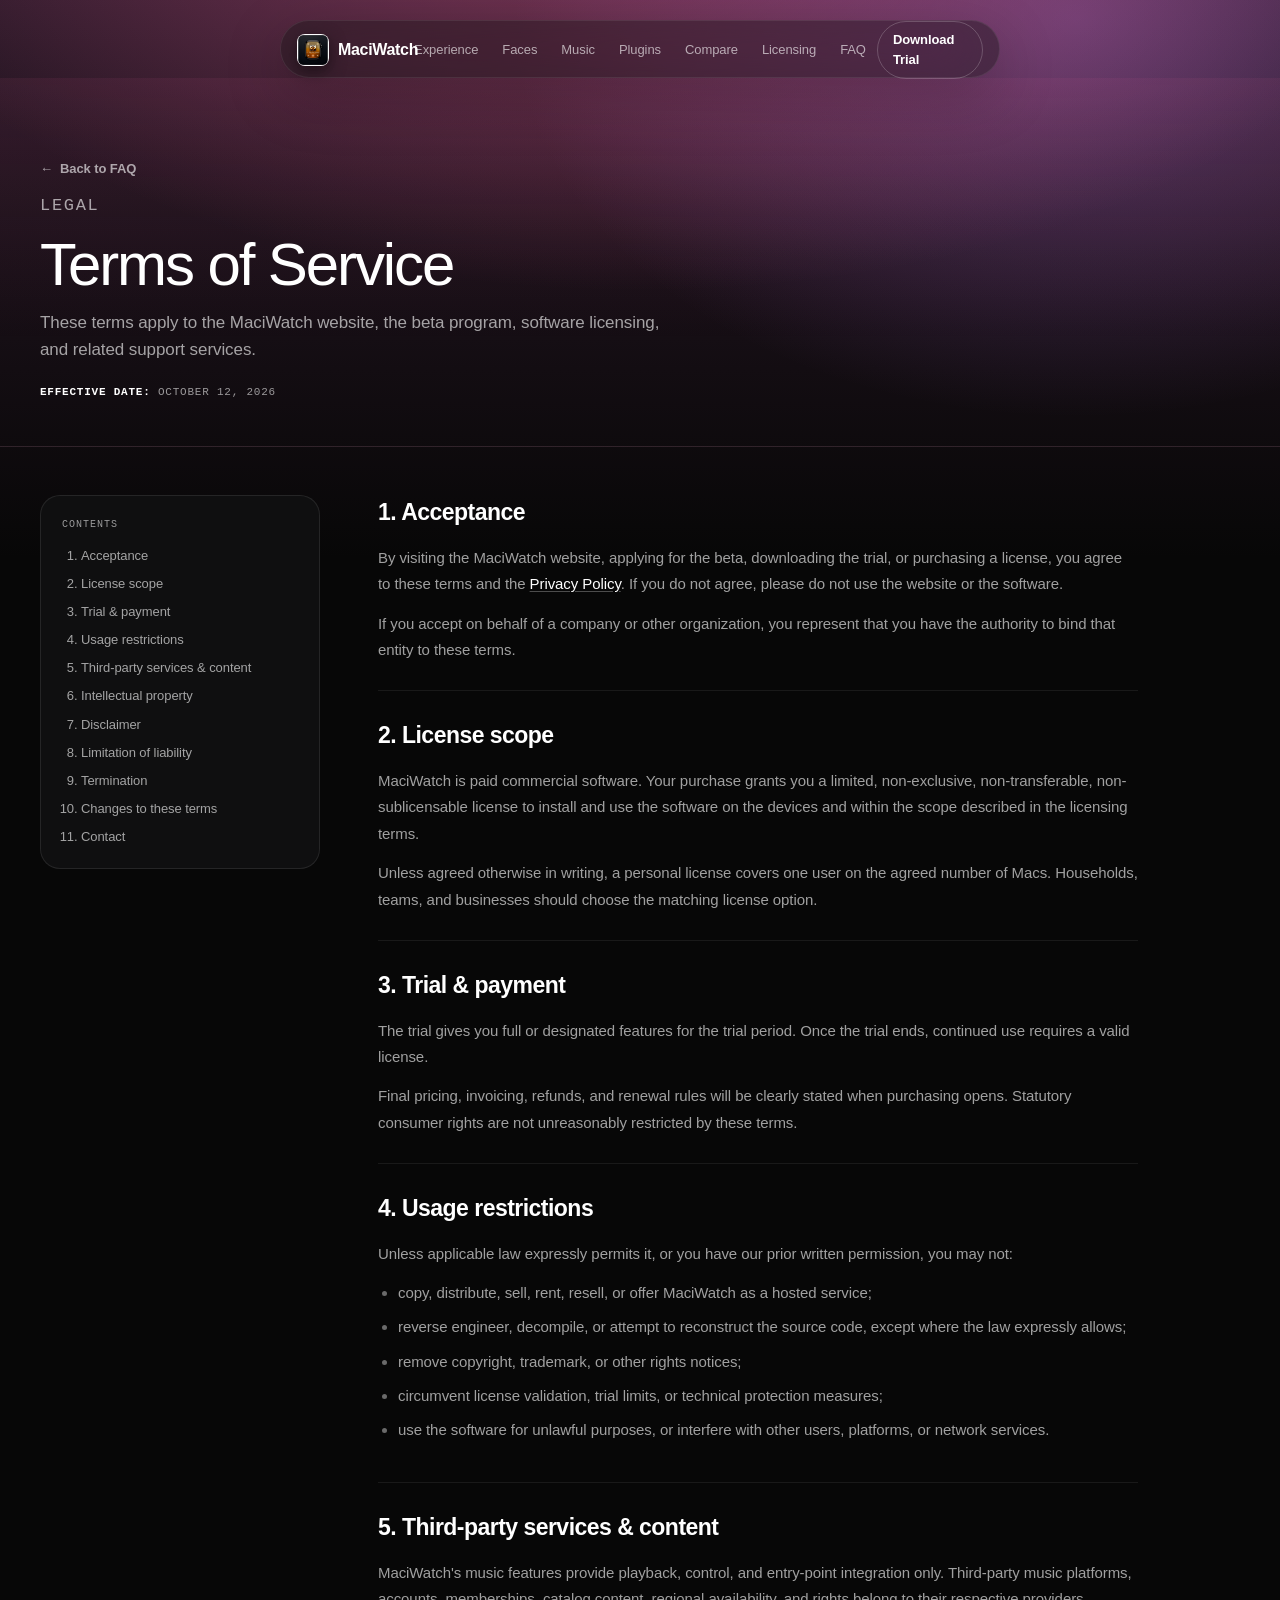
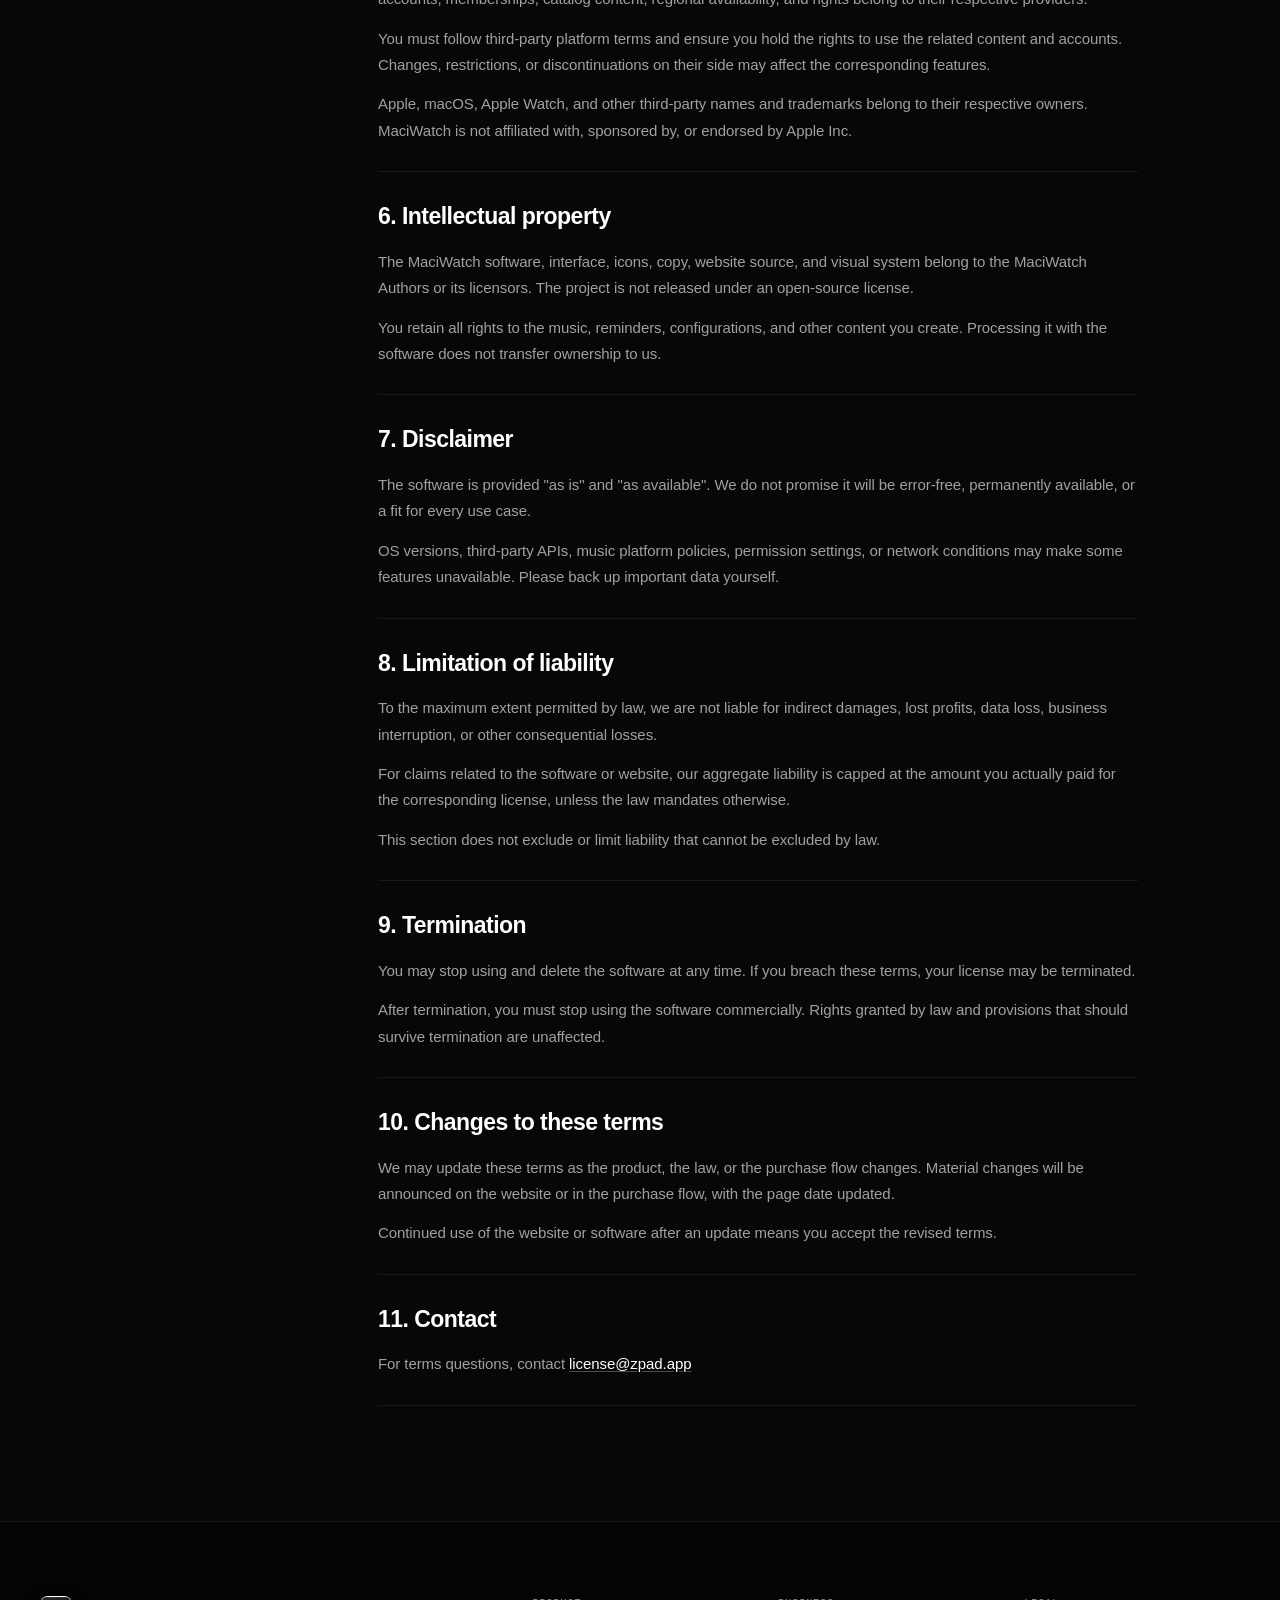
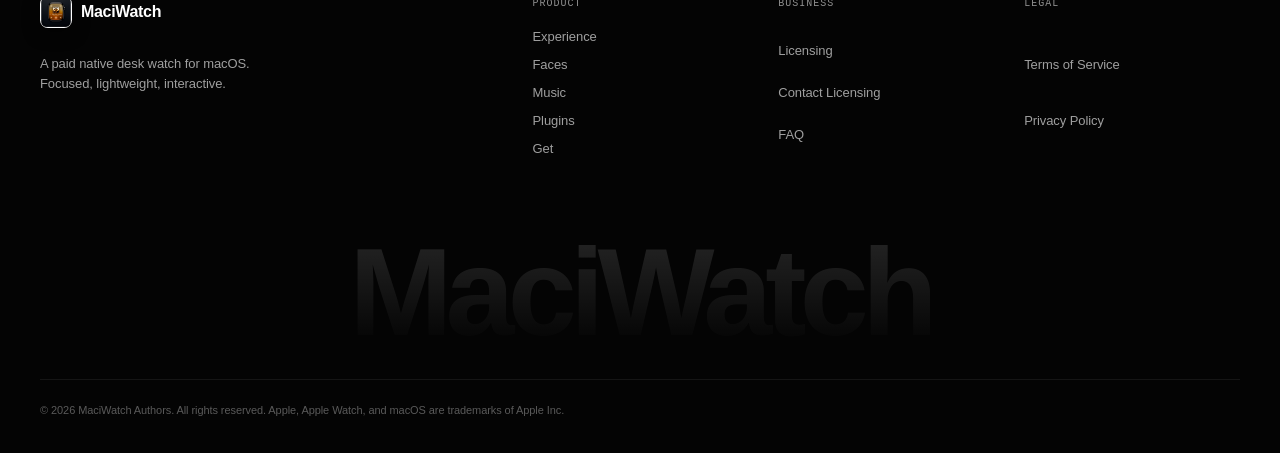
<file: terms/index.html>
<!doctype html>
<html lang="en">
<head>
  <meta charset="utf-8" />
  <meta name="viewport" content="width=device-width, initial-scale=1" />
  <title>Terms of Service — MaciWatch</title>
  <meta name="description" content="MaciWatch website and app terms of service: paid licensing, usage restrictions, third-party music services, disclaimers, and liability." />
  <meta name="theme-color" content="#070707" />
  <link rel="canonical" href="https://maciwatch.zpad.app/terms/" />
  <link rel="icon" type="image/svg+xml" href="/assets/favicon.svg" />
  <link rel="apple-touch-icon" href="/assets/app-icon.png" />
  <meta property="og:type" content="website" />
  <meta property="og:site_name" content="MaciWatch" />
  <meta property="og:title" content="Terms of Service — MaciWatch" />
  <meta property="og:description" content="MaciWatch paid licensing, usage restrictions, third-party music services, and liability." />
  <meta property="og:url" content="https://maciwatch.zpad.app/terms/" />
  <meta property="og:image" content="https://maciwatch.zpad.app/assets/app-icon.png" />
  <meta name="twitter:card" content="summary" />
  <script type="module" crossorigin src="/assets/main-DgMcCUZZ.js"></script>
  <link rel="stylesheet" crossorigin href="/assets/main-CYS36cmx.css">
</head>
<body>
  <div class="page-glow" aria-hidden="true"></div>
  <a class="skip-link" href="#main">Skip to main content</a>

  <header class="site-header" data-header>
    <div class="shell header-inner">
      <a class="brand" href="/" aria-label="MaciWatch home">
        <img src="/assets/app-icon.png" alt="" width="32" height="32" />
        <span>MaciWatch</span>
      </a>
      <nav class="primary-nav" id="site-nav" aria-label="Primary">
        <a href="/#flow">Experience</a>
        <a href="/#faces">Faces</a>
        <a href="/#music">Music</a>
        <a href="/plugins/">Plugins</a>
        <a href="/#compare">Compare</a>
        <a href="/#license">Licensing</a>
        <a href="/#faq">FAQ</a>
      </nav>
      <div class="header-actions">
        <a class="download-link" href="/#download">Download Trial</a>
        <button class="menu-button" type="button" aria-expanded="false" aria-controls="site-nav">
          <span></span><span></span><span></span><span class="sr-only">Open menu</span>
        </button>
      </div>
    </div>
  </header>

  <main id="main" class="legal-page">
    <section class="legal-hero" aria-labelledby="legal-title">
      <div class="shell">
        <a class="legal-back" href="/#faq">Back to FAQ</a>
        <p class="eyebrow">Legal</p>
        <h1 id="legal-title">Terms of Service</h1>
        <p>These terms apply to the MaciWatch website, the beta program, software licensing, and related support services.</p>
        <p><strong>Effective date:</strong> October 12, 2026</p>
      </div>
    </section>

    <div class="shell legal-content">
      <nav class="legal-toc" aria-label="Terms table of contents">
        <h2>Contents</h2>
        <ol>
          <li><a href="#acceptance">Acceptance</a></li>
          <li><a href="#license">License scope</a></li>
          <li><a href="#trial-payment">Trial &amp; payment</a></li>
          <li><a href="#restrictions">Usage restrictions</a></li>
          <li><a href="#third-party">Third-party services &amp; content</a></li>
          <li><a href="#ip">Intellectual property</a></li>
          <li><a href="#warranty">Disclaimer</a></li>
          <li><a href="#liability">Limitation of liability</a></li>
          <li><a href="#termination">Termination</a></li>
          <li><a href="#changes">Changes to these terms</a></li>
          <li><a href="#contact">Contact</a></li>
        </ol>
      </nav>

      <article class="legal-body">
        <section id="acceptance">
          <h2>1. Acceptance</h2>
          <p>By visiting the MaciWatch website, applying for the beta, downloading the trial, or purchasing a license, you agree to these terms and the <a href="/privacy/">Privacy Policy</a>. If you do not agree, please do not use the website or the software.</p>
          <p>If you accept on behalf of a company or other organization, you represent that you have the authority to bind that entity to these terms.</p>
        </section>

        <section id="license">
          <h2>2. License scope</h2>
          <p>MaciWatch is paid commercial software. Your purchase grants you a limited, non-exclusive, non-transferable, non-sublicensable license to install and use the software on the devices and within the scope described in the licensing terms.</p>
          <p>Unless agreed otherwise in writing, a personal license covers one user on the agreed number of Macs. Households, teams, and businesses should choose the matching license option.</p>
        </section>

        <section id="trial-payment">
          <h2>3. Trial &amp; payment</h2>
          <p>The trial gives you full or designated features for the trial period. Once the trial ends, continued use requires a valid license.</p>
          <p>Final pricing, invoicing, refunds, and renewal rules will be clearly stated when purchasing opens. Statutory consumer rights are not unreasonably restricted by these terms.</p>
        </section>

        <section id="restrictions">
          <h2>4. Usage restrictions</h2>
          <p>Unless applicable law expressly permits it, or you have our prior written permission, you may not:</p>
          <ul>
            <li>copy, distribute, sell, rent, resell, or offer MaciWatch as a hosted service;</li>
            <li>reverse engineer, decompile, or attempt to reconstruct the source code, except where the law expressly allows;</li>
            <li>remove copyright, trademark, or other rights notices;</li>
            <li>circumvent license validation, trial limits, or technical protection measures;</li>
            <li>use the software for unlawful purposes, or interfere with other users, platforms, or network services.</li>
          </ul>
        </section>

        <section id="third-party">
          <h2>5. Third-party services &amp; content</h2>
          <p>MaciWatch's music features provide playback, control, and entry-point integration only. Third-party music platforms, accounts, memberships, catalog content, regional availability, and rights belong to their respective providers.</p>
          <p>You must follow third-party platform terms and ensure you hold the rights to use the related content and accounts. Changes, restrictions, or discontinuations on their side may affect the corresponding features.</p>
          <p>Apple, macOS, Apple Watch, and other third-party names and trademarks belong to their respective owners. MaciWatch is not affiliated with, sponsored by, or endorsed by Apple Inc.</p>
        </section>

        <section id="ip">
          <h2>6. Intellectual property</h2>
          <p>The MaciWatch software, interface, icons, copy, website source, and visual system belong to the MaciWatch Authors or its licensors. The project is not released under an open-source license.</p>
          <p>You retain all rights to the music, reminders, configurations, and other content you create. Processing it with the software does not transfer ownership to us.</p>
        </section>

        <section id="warranty">
          <h2>7. Disclaimer</h2>
          <p>The software is provided "as is" and "as available". We do not promise it will be error-free, permanently available, or a fit for every use case.</p>
          <p>OS versions, third-party APIs, music platform policies, permission settings, or network conditions may make some features unavailable. Please back up important data yourself.</p>
        </section>

        <section id="liability">
          <h2>8. Limitation of liability</h2>
          <p>To the maximum extent permitted by law, we are not liable for indirect damages, lost profits, data loss, business interruption, or other consequential losses.</p>
          <p>For claims related to the software or website, our aggregate liability is capped at the amount you actually paid for the corresponding license, unless the law mandates otherwise.</p>
          <p>This section does not exclude or limit liability that cannot be excluded by law.</p>
        </section>

        <section id="termination">
          <h2>9. Termination</h2>
          <p>You may stop using and delete the software at any time. If you breach these terms, your license may be terminated.</p>
          <p>After termination, you must stop using the software commercially. Rights granted by law and provisions that should survive termination are unaffected.</p>
        </section>

        <section id="changes">
          <h2>10. Changes to these terms</h2>
          <p>We may update these terms as the product, the law, or the purchase flow changes. Material changes will be announced on the website or in the purchase flow, with the page date updated.</p>
          <p>Continued use of the website or software after an update means you accept the revised terms.</p>
        </section>

        <section id="contact">
          <h2>11. Contact</h2>
          <p>For terms questions, contact <a href="mailto:license@zpad.app?subject=MaciWatch%20Terms">license@zpad.app</a></p>
        </section>
      </article>
    </div>
  </main>

  <footer class="site-footer">
    <div class="shell footer-grid">
      <div>
        <a class="brand light" href="/"><img src="/assets/app-icon.png" alt="" width="32" height="32" /><span>MaciWatch</span></a>
        <p>A paid native desk watch for macOS. Focused, lightweight, interactive.</p>
      </div>
      <nav aria-label="Product"><h2>Product</h2><a href="/#flow">Experience</a><a href="/#faces">Faces</a><a href="/#music">Music</a><a href="/plugins/">Plugins</a><a href="/#download">Get</a></nav>
      <nav aria-label="Business"><h2>Business</h2><a href="/#license">Licensing</a><a href="mailto:license@zpad.app">Contact Licensing</a><a href="/#faq">FAQ</a></nav>
      <nav aria-label="Legal"><h2>Legal</h2><a href="/terms/" aria-current="page">Terms of Service</a><a href="/privacy/">Privacy Policy</a></nav>
      <p class="footer-word" aria-hidden="true">MaciWatch</p>
      <p class="legal">© <span data-year>2026</span> MaciWatch Authors. All rights reserved. Apple, Apple Watch, and macOS are trademarks of Apple Inc.</p>
    </div>
  </footer>

</body>
</html>
</file>
<file: assets/main-CYS36cmx.css>
:root{color-scheme:dark;--bg: #070707;--bg-deep: #030303;--card: #111111;--card-strong: #171717;--border: rgba(255,255,255,.1);--border-strong: rgba(255,255,255,.18);--text: #ffffff;--muted: rgba(255,255,255,.62);--faint: rgba(255,255,255,.58);--pink: #f0619e;--purple: #bd78ee;--amber: #c99b45;--shadow: 0 32px 80px rgba(0,0,0,.55);--sans: -apple-system, BlinkMacSystemFont, "SF Pro Text", "Segoe UI", "PingFang SC", "Hiragino Sans GB", "Microsoft YaHei", sans-serif;--display: -apple-system, BlinkMacSystemFont, "SF Pro Display", "Segoe UI", "PingFang SC", sans-serif;--serif: Georgia, "Songti SC", "Noto Serif CJK SC", serif;--mono: ui-monospace, SFMono-Regular, "SF Mono", Menlo, Consolas, monospace}*{box-sizing:border-box}html{scroll-behavior:smooth;scroll-padding-top:92px}body{margin:0;min-width:320px;background:var(--bg);color:var(--text);font-family:var(--sans);font-size:16px;line-height:1.55;letter-spacing:-.005em;overflow-x:hidden;-webkit-font-smoothing:antialiased}img,svg{display:block;max-width:100%}a{color:inherit;text-decoration:none}button,input,textarea{font:inherit}::selection{background:#f0619e57;color:#fff}.shell{width:min(1200px,calc(100% - 40px));margin:0 auto}.sr-only,.icon-system{position:absolute;width:1px;height:1px;overflow:hidden;clip:rect(0 0 0 0);white-space:nowrap}.skip-link{position:fixed;z-index:1000;top:14px;left:14px;padding:10px 16px;border-radius:999px;background:#fff;color:#000;font-weight:700;transform:translateY(-200%);transition:transform .18s ease}.skip-link:focus{transform:translateY(0)}:focus-visible{outline:2px solid var(--pink);outline-offset:3px;border-radius:6px}.page-glow{position:fixed;inset:0;z-index:-1;background:radial-gradient(1100px 620px at 50% -180px,rgba(240,97,158,.53),transparent 76%),radial-gradient(760px 540px at 84% 2%,rgba(189,120,238,.34),transparent 74%),linear-gradient(180deg,#4e2a4880,#07070700 62%),var(--bg)}.site-header{position:sticky;top:20px;z-index:300;width:min(720px,calc(100% - 28px));margin:20px auto 0;border:1px solid rgba(255,255,255,.08);border-radius:999px;background:#1d1d1d7a;-webkit-backdrop-filter:blur(34px) saturate(150%);backdrop-filter:blur(34px) saturate(150%);box-shadow:0 18px 60px #00000038;transition:background .2s ease,border-color .2s ease}.site-header.is-scrolled{background:#171717c2;border-color:#ffffff1f}.site-header .shell{width:calc(100% - 32px)}.header-inner{display:grid;grid-template-columns:1fr auto 1fr;align-items:center;height:56px}.brand{display:inline-flex;align-items:center;gap:9px;font-family:var(--display);font-size:16px;font-weight:650;letter-spacing:-.02em}.brand img{border-radius:8px;box-shadow:0 5px 16px #00000080}.primary-nav{display:flex;justify-content:center;gap:2px;color:var(--muted);font-size:13px}.primary-nav a:not(.download-link){padding:8px 11px;border-radius:999px;transition:color .18s ease,background .18s ease}.primary-nav a:not(.download-link):hover,.primary-nav a:not(.download-link):focus-visible{color:#fff;background:#ffffff12}.header-actions{display:flex;justify-content:flex-end;align-items:center;gap:10px}.download-link{padding:8px 15px;border:1px solid rgba(255,255,255,.2);border-radius:999px;color:#fff;font-size:13px;font-weight:620;transition:background .18s ease,border-color .18s ease}.download-link:hover{background:#ffffff1a;border-color:#ffffff52}.menu-button{display:none;width:42px;height:42px;padding:10px;border:1px solid var(--border);border-radius:11px;background:#ffffff0a;cursor:pointer}.menu-button span:not(.sr-only){display:block;height:1.5px;margin:3px 0;border-radius:2px;background:#fff;transition:transform .18s ease,opacity .18s ease}.menu-button[aria-expanded=true] span:nth-child(1){transform:translateY(4.5px) rotate(45deg)}.menu-button[aria-expanded=true] span:nth-child(2){opacity:0}.menu-button[aria-expanded=true] span:nth-child(3){transform:translateY(-4.5px) rotate(-45deg)}.hero{position:relative;padding:clamp(48px,7vh,78px) 0 80px}.hero-inner{display:flex;flex-direction:column;align-items:center;text-align:center}.release-pill{display:inline-flex;align-items:center;gap:9px;padding:6px 11px;border:1px solid rgba(255,255,255,.11);border-radius:999px;background:#ffffff0a;color:var(--muted);font-size:12px;transition:color .18s ease,border-color .18s ease}.release-pill span{color:#fff;font-weight:700}.release-pill:hover{color:#fff;border-color:#ffffff3d}.hero-icon{width:112px;height:112px;margin:31px 0 27px;border-radius:25px;filter:saturate(118%) drop-shadow(0 22px 45px rgba(0,0,0,.55))}.hero h1{width:min(100%,32rem);max-width:100%;margin:0;font-family:var(--display);font-size:clamp(42px,5vw,58px);font-weight:500;line-height:1.08;letter-spacing:-.035em}.hero h1 .italic{font-family:var(--serif);font-style:italic;font-weight:400}.hero-subtext{max-width:51ch;margin:28px 0 0;color:#ffffff9c;font-size:clamp(19px,2vw,24px);line-height:1.45;letter-spacing:-.015em}.hero-subtext br{display:none}.hero-actions{display:flex;align-items:center;gap:18px;margin-top:43px}.download-meta{margin:17px 0 0;color:#ffffff94;font-family:var(--mono);font-size:11px;text-transform:uppercase;letter-spacing:.04em}.button{display:inline-flex;align-items:center;justify-content:center;gap:9px;min-height:45px;padding:11px 22px;border-radius:999px;font-size:14px;font-weight:650;letter-spacing:-.01em;transition:transform .18s ease,background .18s ease,border-color .18s ease,color .18s ease}.button.download{border:1px solid #fff;background:#fff;color:#000}.button.download:hover{transform:translateY(-1px);background:#ffffffe6}.button.ghost{border:1px solid rgba(255,255,255,.16);background:#ffffff0a;color:#fff}.button.ghost:hover{background:#ffffff1a;border-color:#ffffff4d}.text-link{display:inline-flex;align-items:center;gap:7px;color:#ffffffa8;font-size:14px;font-weight:550;transition:color .18s ease}.text-link:hover{color:#fff}.text-link svg{width:14px;height:14px;fill:none;stroke:currentColor;stroke-width:2;stroke-linecap:round;stroke-linejoin:round}.hero-visual{width:100%;margin-top:83px}.mac-stage{position:relative;overflow:hidden;aspect-ratio:31 / 20;min-height:0;border:1px solid rgba(255,255,255,.11);border-radius:32px;background:#14121a;box-shadow:var(--shadow);isolation:isolate}.stage-wall{position:absolute;inset:0;background:radial-gradient(circle at 28% 22%,rgba(240,97,158,.58),transparent 31%),radial-gradient(circle at 77% 73%,rgba(189,120,238,.48),transparent 37%),radial-gradient(circle at 54% 57%,rgba(201,155,69,.3),transparent 44%),linear-gradient(150deg,#201d28,#08070a 72%)}.stage-wall:after{content:"";position:absolute;inset:0;background:repeating-linear-gradient(115deg,rgba(255,255,255,.055) 0 2px,transparent 2px 13px)}.stage-menu{position:absolute;z-index:4;top:0;left:0;right:0;display:flex;justify-content:space-between;gap:18px;height:30px;padding:0 80px 0 76px;border-bottom:1px solid rgba(255,255,255,.08);background:#0000003b;-webkit-backdrop-filter:blur(16px);backdrop-filter:blur(16px);color:#ffffff9e;font-size:11px;align-items:center}.stage-menu span{white-space:nowrap}.stage-note-card{position:absolute;z-index:4;top:68px;left:5%;display:grid;gap:3px;width:194px;padding:15px 17px;border:1px solid rgba(255,255,255,.11);border-radius:20px;background:#121214c7;-webkit-backdrop-filter:blur(22px);backdrop-filter:blur(22px);box-shadow:0 20px 55px #00000059}.stage-note-card strong{font-size:14px}.stage-note-card span{color:var(--muted);font-size:12px}.stage-dock{position:absolute;z-index:4;bottom:18px;left:50%;display:flex;gap:10px;padding:8px 10px;border:1px solid rgba(255,255,255,.1);border-radius:20px;background:#121214c2;-webkit-backdrop-filter:blur(20px);backdrop-filter:blur(20px);transform:translate(-50%)}.stage-dock span{width:28px;height:28px;border-radius:9px;background:#ffffff24}.stage-dock span.active{background:linear-gradient(145deg,var(--pink),var(--purple))}.device-shell{position:absolute;z-index:3;top:50%;left:50%;width:clamp(205px,23vw,285px);aspect-ratio:55 / 86;border-radius:50px;background:linear-gradient(145deg,#333338,#0c0c0e);box-shadow:0 38px 90px #000000ad,inset 0 0 0 1px #ffffff14;transform:translate(-50%,-50%);transition:transform .25s ease}.device-screen{position:absolute;inset:7px;overflow:hidden;border-radius:43px;background:#000}.crown,.side-button{position:absolute;right:-10px;width:8px;border-radius:4px;background:linear-gradient(90deg,#44444a,#1b1b1e)}.crown{top:29%;height:43px}.side-button{top:43%;height:31px}.face{position:absolute;inset:0;display:flex;flex-direction:column;align-items:center;justify-content:center;gap:15px;opacity:0;pointer-events:none;transition:opacity .22s ease,transform .22s ease;transform:scale(.985)}.face.active{opacity:1;transform:scale(1)}.face p{margin:0;color:#fff;font-size:12px;letter-spacing:.03em}.face .label{color:#ffffff9c;font-size:11px}.large-time{display:flex;font-family:var(--display);font-size:46px;font-weight:500;line-height:1;letter-spacing:-.04em}.analog-dial{position:relative;width:112px;height:112px;border-radius:50%;background:radial-gradient(circle,#191919,#050505);box-shadow:inset 0 0 0 1px #ffffff1a}.analog-dial span{position:absolute;width:2px;height:8px;border-radius:2px;background:#ffffffb8}.analog-dial span:nth-child(1){top:10px;left:calc(50% - 1px)}.analog-dial span:nth-child(2){right:10px;top:calc(50% - 4px);transform:rotate(90deg)}.analog-dial span:nth-child(3){bottom:10px;left:calc(50% - 1px)}.analog-dial span:nth-child(4){left:10px;top:calc(50% - 4px);transform:rotate(90deg)}.hand{position:absolute;left:calc(50% - 1px);width:2px;border-radius:2px;background:#fff;transform-origin:50% 53px}.hand.hour{top:29px;height:29px}.hand.minute{top:20px;height:38px}.hand.second{top:18px;height:40px;background:var(--pink)}.modules{display:flex;flex-wrap:wrap;justify-content:center;gap:4px;max-width:78%}.modules span{padding:3px 5px;border-radius:5px;background:#ffffff1c;color:#ffffffc9;font-size:8px}.face.rings svg{width:106px;height:106px}.face.rings circle{fill:none;stroke-width:7;stroke-linecap:round}.face.rings circle:not(.r1):not(.r2):not(.r3){stroke:#ffffff1f}.face.rings .r1{stroke:var(--pink);stroke-dasharray:224 314;transform:rotate(-90deg);transform-origin:center}.face.rings .r2{stroke:var(--purple);stroke-dasharray:172 245;transform:rotate(-90deg);transform-origin:center}.face.rings .r3{stroke:var(--amber);stroke-dasharray:114 176;transform:rotate(-90deg);transform-origin:center}.face-switch{display:flex;justify-content:center;gap:5px;margin-top:20px}.face-switch button{padding:8px 13px;border:1px solid transparent;border-radius:999px;background:transparent;color:var(--muted);cursor:pointer;font-size:12px;transition:color .18s ease,background .18s ease,border-color .18s ease}.face-switch button:hover{color:#fff;background:#ffffff0f}.face-switch button.active{border-color:#ffffff1c;background:#ffffff17;color:#fff}.value-strip{padding:47px 0 112px}.value-grid{display:grid;grid-template-columns:repeat(3,minmax(0,1fr));gap:24px}.value-grid article{display:flex;flex-direction:column;align-items:center;gap:17px;padding:26px 0;text-align:center}.value-grid svg{width:30px;height:30px;margin:12px;fill:none;stroke:#fff;stroke-width:1.7;stroke-linecap:round;stroke-linejoin:round}.value-grid p{margin:0;color:#ffffffd4;font-size:22px;font-weight:500;line-height:1.38;letter-spacing:-.018em}.value-grid article>svg{width:58px;height:58px;margin:0;padding:13px;border:1px solid rgba(255,255,255,.1);border-radius:16px;background:#ffffff0a}.section{margin-bottom:clamp(82px,11vw,138px)}.section-head{display:flex;flex-direction:column;align-items:center;gap:16px;margin-bottom:43px;text-align:center}.eyebrow{margin:0;color:#ffffff94;font-family:var(--mono);font-size:11px;text-transform:uppercase;letter-spacing:.1em}.section-head h2{max-width:20ch;margin:0;font-family:var(--display);font-size:clamp(31px,3.5vw,44px);font-weight:500;line-height:1.14;letter-spacing:-.032em}.section-head p{max-width:63ch;margin:0;color:#ffffff91;font-size:18px;line-height:1.55}.workspace-card{display:grid;grid-template-columns:.82fr 1.18fr;gap:48px;align-items:center;min-height:560px;padding:48px;border:1px solid rgba(255,255,255,.1);border-radius:28px;background:radial-gradient(520px 350px at 78% 20%,rgba(240,97,158,.12),transparent 70%),radial-gradient(500px 420px at 15% 88%,rgba(189,120,238,.1),transparent 72%),#101012;box-shadow:var(--shadow)}.workspace-copy h3{margin:0 0 24px;font-family:var(--display);font-size:27px;font-weight:500;letter-spacing:-.025em}.path-list{display:grid;gap:0;margin:0;padding:0;list-style:none;counter-reset:path}.path-list li{display:grid;grid-template-columns:34px 1fr;align-items:baseline;padding:15px 0;border-top:1px solid rgba(255,255,255,.08)}.path-list li:before{counter-increment:path;content:counter(path,decimal-leading-zero);color:#ffffff54;font-family:var(--mono);font-size:11px}.path-list strong{display:block;font-size:15px;font-weight:650}.path-list span{color:var(--muted);font-size:14px}.mode-chips{display:flex;flex-wrap:wrap;gap:7px;margin-top:25px}.mode-chips span{padding:6px 10px;border:1px solid rgba(255,255,255,.1);border-radius:999px;background:#ffffff09;color:var(--muted);font-family:var(--mono);font-size:10px;text-transform:uppercase}.demo-panel{position:relative;min-height:425px;padding:18px;border:1px solid rgba(255,255,255,.1);border-radius:24px;background:#00000057;overflow:hidden}.demo-bar{display:flex;gap:6px}.demo-bar span{width:8px;height:8px;border-radius:50%;background:#ffffff30}.honeycomb{position:absolute;top:75px;left:50%;display:grid;grid-template-columns:repeat(3,86px);gap:11px;transform:translate(-50%) rotate(21deg)}.honeycomb span{width:76px;height:86px;border-radius:18px;background:#ffffff17;box-shadow:inset 0 0 0 1px #ffffff14}.honeycomb span:nth-child(2),.honeycomb span:nth-child(4){background:linear-gradient(145deg,#f0619e5c,#bd78ee33)}.now-playing{position:absolute;right:22px;bottom:22px;left:22px;display:flex;align-items:center;gap:12px;padding:12px;border:1px solid rgba(255,255,255,.1);border-radius:18px;background:#19191be0;-webkit-backdrop-filter:blur(20px);backdrop-filter:blur(20px)}.now-playing .cover{width:42px;height:42px;flex:none;border-radius:11px;background:linear-gradient(145deg,var(--pink),var(--purple) 60%,#333)}.now-playing div{flex:1;min-width:0}.now-playing strong{display:block;font-size:13px}.now-playing small{display:block;color:var(--muted);font-size:11px}.eq{display:flex;align-items:flex-end;gap:3px;height:23px}.eq i{width:3px;height:35%;border-radius:2px;background:#fff;animation:eq 1s ease-in-out infinite}.eq i:nth-child(2){animation-delay:.14s}.eq i:nth-child(3){animation-delay:.28s}.eq i:nth-child(4){animation-delay:.42s}@keyframes eq{0%,to{height:30%;opacity:.55}50%{height:100%;opacity:1}}.face-grid{display:grid;grid-template-columns:repeat(4,minmax(0,1fr));gap:18px}.face-grid article{padding:18px;border:1px solid rgba(255,255,255,.09);border-radius:22px;background:#101011;transition:border-color .18s ease,background .18s ease,transform .18s ease}.face-grid article:hover{border-color:#fff3;background:#141415;transform:translateY(-2px)}.face-grid h3{margin:16px 0 6px;font-size:15px;font-weight:650}.face-grid p{margin:0;color:var(--muted);font-size:13px}.face-preview{position:relative;display:flex;align-items:center;justify-content:center;overflow:hidden;aspect-ratio:4/3;border-radius:15px;background:#050506;color:#fff}.face-preview:after{content:"";position:absolute;inset:auto 14px 11px;height:1px;background:#ffffff26}.face-preview.analog span{position:absolute;width:2px;height:12px;border-radius:2px;background:#fff}.face-preview.analog span:nth-child(1){top:22px;left:calc(50% - 1px)}.face-preview.analog span:nth-child(2){right:22px;top:calc(50% - 6px);transform:rotate(90deg)}.face-preview.analog span:nth-child(3){bottom:22px;left:calc(50% - 1px)}.face-preview.modular{gap:5px}.face-preview.modular i{width:28%;height:8px;border-radius:4px;background:#ffffff52}.face-preview.modular i:first-child{width:64%;background:#fff}.face-preview.california,.face-preview.pop{font-family:var(--display);font-size:36px;font-weight:500}.face-preview.california{color:var(--amber)}.face-preview.pop{color:var(--pink)}.face-preview.minimal{flex-direction:column;font-family:var(--display);font-size:31px;font-weight:500;letter-spacing:-.04em}.face-preview.artist span{width:66px;height:66px;border-radius:50%;background:conic-gradient(from 180deg,rgba(255,255,255,.8),transparent 45%)}.face-preview.rings b{position:absolute;border-radius:50%;border:4px solid transparent}.face-preview.rings b:nth-child(1){width:76px;height:76px;border-top-color:var(--pink);border-right-color:var(--pink);transform:rotate(45deg)}.face-preview.rings b:nth-child(2){width:54px;height:54px;border-top-color:var(--purple);transform:rotate(120deg)}.face-preview.rings b:nth-child(3){width:34px;height:34px;border-top-color:var(--amber);transform:rotate(200deg)}.face-preview.fresh{gap:7px}.face-preview.fresh span{width:45%;height:2px;border-radius:2px;background:#ffffff80}.face-preview.fresh span:first-child{width:68%;background:#fff}.music-panel{display:grid;gap:15px}.music-hero{display:grid;grid-template-columns:88px 1fr 46px;align-items:center;gap:25px;padding:34px;border:1px solid rgba(255,255,255,.1);border-radius:28px;background:radial-gradient(700px 380px at 15% 20%,rgba(240,97,158,.13),transparent 70%),#101012;box-shadow:var(--shadow)}.music-hero>.cover{width:88px;height:88px;border-radius:20px;background:linear-gradient(145deg,var(--pink),var(--purple) 58%,#2b2b30);box-shadow:0 22px 50px #0006}.music-hero h3{max-width:22ch;margin:7px 0 9px;font-family:var(--display);font-size:clamp(23px,2.6vw,33px);font-weight:500;line-height:1.2;letter-spacing:-.028em}.music-hero p:last-of-type{max-width:62ch;margin:0;color:var(--muted);font-size:15px}.platform-grid{display:grid;grid-template-columns:repeat(4,minmax(0,1fr));gap:15px}.platform-grid article{display:flex;flex-direction:column;justify-content:space-between;min-height:172px;padding:19px;border:1px solid rgba(255,255,255,.09);border-radius:20px;background:#0f0f10}.platform-grid header{display:flex;align-items:flex-start;justify-content:space-between;gap:12px}.platform-grid h3{margin:0;font-size:15px}.platform-grid header span{color:#ffffff94;font-family:var(--mono);font-size:10px;text-transform:uppercase}.platform-grid p{margin:auto 0 0;color:var(--muted);font-size:13px}.platform-grid .ready{border-color:#f0619e33;background:linear-gradient(155deg,#f0619e12,#0e0e0f)}.table-wrap{overflow-x:auto;border:1px solid rgba(255,255,255,.09);border-radius:24px;background:#0f0f10}table{width:100%;min-width:690px;border-collapse:collapse}caption{text-align:left}th,td{padding:18px 22px;border-bottom:1px solid rgba(255,255,255,.07);text-align:left}thead th{color:#ffffff9e;font-family:var(--mono);font-size:11px;font-weight:400;text-transform:uppercase;letter-spacing:.07em}tbody th{width:34%;font-size:14px;font-weight:600}tbody tr:last-child th,tbody tr:last-child td{border-bottom:0}tbody td:first-of-type{background:#ffffff06}table svg{width:18px;height:18px;fill:none;stroke:#fff;stroke-width:2.3;stroke-linecap:round;stroke-linejoin:round}.license-grid{display:grid;grid-template-columns:repeat(4,minmax(0,1fr));gap:14px;align-items:stretch}.license-card{position:relative;display:flex;flex-direction:column;padding:24px;border:1px solid rgba(255,255,255,.09);border-radius:24px;background:#0f0f10}.license-card.featured{border-color:#f0619e42;background:radial-gradient(420px 260px at 20% 0%,rgba(240,97,158,.1),transparent 70%),#101011;box-shadow:var(--shadow)}.plan{margin:0;color:#ffffff9e;font-family:var(--mono);font-size:11px;text-transform:uppercase;letter-spacing:.07em}.price-tag{position:absolute;top:16px;right:16px;padding:5px 9px;border-radius:999px;font-family:var(--mono);font-size:9.5px;font-weight:600;letter-spacing:.08em;text-transform:uppercase;white-space:nowrap}.price-tag.hot{background:var(--pink);color:#fff}.price-tag.launch{color:var(--amber);background:#c99b451f;border:1px solid rgba(201,155,69,.35)}.price-tag.save{color:var(--purple);background:#bd78ee21;border:1px solid rgba(189,120,238,.38)}.price-anchor{display:flex;gap:8px;margin:8px 0 2px;color:#ffffff59;font-family:var(--mono);font-size:12px}.price-anchor s{text-decoration-color:#ffffff73}.price{margin:0 0 20px;font-family:var(--display);font-size:27px;font-weight:500;letter-spacing:-.035em;display:flex;align-items:baseline;gap:7px;flex-wrap:wrap}.price .price-cny{padding:3px 7px;border:1px solid rgba(255,255,255,.16);border-radius:999px;font-family:var(--mono);font-size:11.5px;font-weight:500;color:var(--muted);white-space:nowrap}.price .price-term{font-family:var(--sans);font-size:12px;font-weight:400;color:var(--faint);white-space:nowrap}.license-note{max-width:760px;margin:16px auto 0;text-align:center;color:var(--faint);font-size:12.5px}.license-note strong{color:#fff}.license-card ul{flex:1;display:grid;gap:10px;margin:0 0 24px;padding:0;list-style:none;color:var(--muted);font-size:13px}.license-card li{display:flex;gap:8px;align-items:flex-start}.license-card li svg{width:16px;height:16px;flex:none;margin-top:3px;fill:none;stroke:#fff;stroke-width:2.3;stroke-linecap:round;stroke-linejoin:round}.license-card .button{width:100%}.download-grid{display:grid;grid-template-columns:1fr .85fr;gap:48px;align-items:center;padding:44px;border:1px solid rgba(255,255,255,.1);border-radius:28px;background:radial-gradient(700px 400px at 80% 20%,rgba(189,120,238,.1),transparent 70%),#101012}.download-grid h2{margin:0;font-family:var(--display);font-size:clamp(28px,3.2vw,40px);font-weight:500;line-height:1.15}.download-grid>div>p{color:var(--muted)}.requirements{display:grid;gap:9px;margin:24px 0 0;padding:0;list-style:none;color:var(--muted);font-size:14px}.requirements li{position:relative;padding-left:21px}.requirements li:before{content:"";position:absolute;top:.55em;left:0;width:6px;height:6px;border-radius:50%;background:#fff}.waitlist{display:grid;gap:9px;padding:24px;border:1px solid rgba(255,255,255,.1);border-radius:20px;background:#0000004d}.waitlist label{color:var(--muted);font-size:12px;font-weight:650}.waitlist input,.waitlist textarea{width:100%;padding:12px 13px;border:1px solid rgba(255,255,255,.1);border-radius:11px;background:#ffffff0a;color:#fff;resize:vertical}.waitlist input::placeholder,.waitlist textarea::placeholder{color:#ffffff52}.waitlist input:focus,.waitlist textarea:focus{border-color:#ffffff4d;outline:none;box-shadow:0 0 0 3px #ffffff14}.waitlist p{margin:2px 0 0;color:#ffffff8f;font-size:11px}.faq-grid{display:grid;grid-template-columns:.72fr 1.28fr;gap:48px;align-items:start}.faq-grid>div:first-child{position:sticky;top:110px}.faq-grid h2{margin:0;font-family:var(--display);font-size:clamp(29px,3.4vw,42px);font-weight:500;line-height:1.15;letter-spacing:-.03em}.faq-grid details{margin-bottom:8px;border:1px solid rgba(255,255,255,.09);border-radius:18px;background:#0f0f10;overflow:hidden}.faq-grid summary{display:flex;align-items:center;justify-content:space-between;gap:20px;padding:18px 20px;cursor:pointer;font-weight:620;list-style:none}.faq-grid summary::-webkit-details-marker{display:none}.faq-grid summary:after{content:"+";color:#ffffffa3;font-size:20px;transition:transform .18s ease}.faq-grid details[open] summary:after{transform:rotate(45deg)}.faq-grid details p{margin:0;padding:0 20px 19px;color:var(--muted);font-size:14px}.site-footer{padding:74px 0 34px;border-top:1px solid rgba(255,255,255,.08);background:#040404}.footer-grid{position:relative;display:grid;grid-template-columns:1.5fr .7fr .7fr;gap:30px}.footer-grid>div>p{max-width:34ch;margin:18px 0 0;color:var(--muted);font-size:13px}.footer-grid nav{display:grid;gap:8px;font-size:13px}.footer-grid h2{margin:0 0 7px;color:#ffffff8f;font-family:var(--mono);font-size:10px;font-weight:400;text-transform:uppercase;letter-spacing:.1em}.footer-grid nav a{color:var(--muted)}.footer-grid nav a:hover{color:#fff}.footer-word{grid-column:1/-1;margin:48px 0 0;background:linear-gradient(180deg,#ffffff21,#fff0);-webkit-background-clip:text;background-clip:text;color:transparent;font-family:var(--display);font-size:clamp(48px,10vw,124px);font-weight:600;line-height:.9;letter-spacing:-.055em;text-align:center;-webkit-user-select:none;user-select:none}.legal{grid-column:1/-1;margin:0;padding-top:22px;border-top:1px solid rgba(255,255,255,.07);color:#ffffff57;font-size:11px}@media(max-width:1080px){.header-inner{grid-template-columns:1fr auto}.primary-nav{display:none;position:absolute;top:68px;left:20px;right:20px;flex-direction:column;align-items:stretch;padding:9px;border:1px solid var(--border);border-radius:18px;background:#070707fa;box-shadow:var(--shadow)}.primary-nav.is-open{display:flex}.primary-nav a:not(.download-link){padding:12px 13px}.menu-button{display:block}.download-link{display:none}.hero-subtext br{display:inline}.hero-visual{margin-top:50px}.mac-stage{aspect-ratio:auto;min-height:0;padding-top:62%}.device-shell{width:31%}.stage-note-card{display:none}.workspace-card,.download-grid,.faq-grid{grid-template-columns:1fr;gap:38px}.workspace-card{min-height:0;padding:28px}.faq-grid>div:first-child{position:static}.face-grid,.platform-grid,.license-grid{grid-template-columns:repeat(2,1fr)}.value-grid{grid-template-columns:1fr;gap:18px}.value-grid article{align-items:center}}@media(max-width:760px){html{scroll-padding-top:56px}.site-header{top:0;width:100%;margin:0;border-right:0;border-left:0;border-radius:0;box-shadow:none;background:#070707eb}.site-header .shell{width:calc(100% - 28px)}.primary-nav{top:56px}.shell{width:calc(100% - 28px)}.hero{padding-top:42px}.hero-icon{width:89px;height:89px;margin:23px 0 19px}.hero h1{font-size:39px}.hero-subtext{font-size:18px}.hero-subtext br{display:none}.hero-actions{flex-direction:column;gap:13px;width:100%}.hero-actions .button,.text-link{width:100%;justify-content:center}.mac-stage{border-radius:22px;padding-top:78%}.stage-menu{padding:0 54px 0 52px;gap:10px;font-size:9px}.stage-dock{bottom:12px}.stage-dock span{width:23px;height:23px}.value-strip{padding:28px 0 74px}.section{margin-bottom:78px}.section-head p{font-size:16px}.workspace-card,.download-grid,.music-hero{padding:21px}.music-hero{grid-template-columns:1fr;text-align:left}.music-hero>.cover{width:68px;height:68px}.music-hero .eq{justify-self:end}.face-grid,.platform-grid,.license-grid,.footer-grid{grid-template-columns:1fr}.table-wrap{border-radius:18px}.footer-grid nav{grid-template-columns:repeat(2,1fr)}}@media(max-width:480px){.mac-stage{padding-top:125%}.device-shell{width:55%}.face-preview{aspect-ratio:1/1.05}.footer-grid nav{grid-template-columns:1fr}}@media(prefers-reduced-motion:reduce){html{scroll-behavior:auto}*,*:before,*:after{animation-duration:.01ms!important;animation-iteration-count:1!important;transition-duration:.01ms!important;scroll-behavior:auto!important}}.js .reveal{opacity:0;transform:translateY(16px);transition:opacity .45s cubic-bezier(.2,.7,.2,1),transform .45s cubic-bezier(.2,.7,.2,1)}.js .reveal.is-visible{opacity:1;transform:none}.legal-page{padding-bottom:clamp(72px,9vw,120px)}.legal-hero{padding:clamp(64px,9vh,112px) 0 45px;border-bottom:1px solid rgba(255,255,255,.08);background:linear-gradient(180deg,rgba(240,97,158,.08),transparent 72%)}.legal-hero .shell{display:flex;flex-direction:column;align-items:flex-start;gap:14px}.legal-hero h1{margin:0;font-family:var(--display);font-size:clamp(39px,5vw,60px);font-weight:500;line-height:1.05;letter-spacing:-.035em}.legal-hero p{max-width:66ch;margin:0;color:var(--muted);font-size:17px}.legal-hero p:last-child{margin-top:7px;color:#ffffff94;font-family:var(--mono);font-size:11px;text-transform:uppercase;letter-spacing:.07em}.legal-hero strong{color:#fff}.legal-back{display:inline-flex;align-items:center;color:var(--muted);font-size:13px;font-weight:560}.legal-back:before{content:"←";margin-right:7px;transition:transform .18s ease}.legal-back:hover{color:#fff}.legal-back:hover:before{transform:translate(-2px)}.legal-content{display:grid;grid-template-columns:280px minmax(0,1fr);gap:58px;padding-top:48px;align-items:start}.legal-toc{position:sticky;top:104px;padding:21px;border:1px solid rgba(255,255,255,.09);border-radius:20px;background:#0f0f10}.legal-toc h2{margin:0 0 13px;color:#ffffff94;font-family:var(--mono);font-size:10px;font-weight:400;text-transform:uppercase;letter-spacing:.1em}.legal-toc ol{margin:0;padding:0 0 0 19px;display:grid;gap:8px;color:var(--muted);font-size:13px}.legal-toc a:hover{color:#fff}.legal-body{max-width:760px}.legal-body section{padding:27px 0;border-bottom:1px solid rgba(255,255,255,.075)}.legal-body section:first-child{padding-top:0}.legal-body h2{margin:0 0 14px;font-family:var(--display);font-size:23px;font-weight:590;letter-spacing:-.023em}.legal-body p{margin:0 0 13px;color:var(--muted);font-size:15px;line-height:1.76}.legal-body p:last-child{margin-bottom:0}.legal-body a{color:#fff;text-decoration:underline;text-decoration-color:#ffffff47;text-underline-offset:.16em}.legal-body a:hover{text-decoration-color:#fff}.legal-body ul{display:grid;gap:9px;margin:0 0 13px;padding-left:20px;color:var(--muted);font-size:15px;line-height:1.68}.legal-body li::marker{color:#fff6}.legal-body strong{color:#fff}.faq-legal-links{display:flex;flex-wrap:wrap;gap:9px;margin-top:22px}.faq-legal-links a{padding:8px 13px;border:1px solid rgba(255,255,255,.12);border-radius:999px;color:var(--muted);font-size:12px;transition:color .18s ease,border-color .18s ease,background .18s ease}.faq-legal-links a:hover{color:#fff;border-color:#ffffff47;background:#ffffff0d}.footer-grid{grid-template-columns:1.5fr .7fr .7fr .7fr}@media(max-width:1080px){.legal-content{grid-template-columns:1fr;gap:31px}.legal-toc{position:static}}@media(max-width:760px){.legal-hero{padding-top:52px}.legal-hero h1{font-size:38px}.legal-hero p{font-size:16px}.legal-content{padding-top:31px}.legal-body section{padding:22px 0}.legal-body h2{font-size:20px}.legal-body p,.legal-body ul{font-size:14px}}@media(max-width:1080px){.footer-grid{grid-template-columns:1fr 1fr}}@media(max-width:760px){.footer-grid{grid-template-columns:1fr}}
</file>
